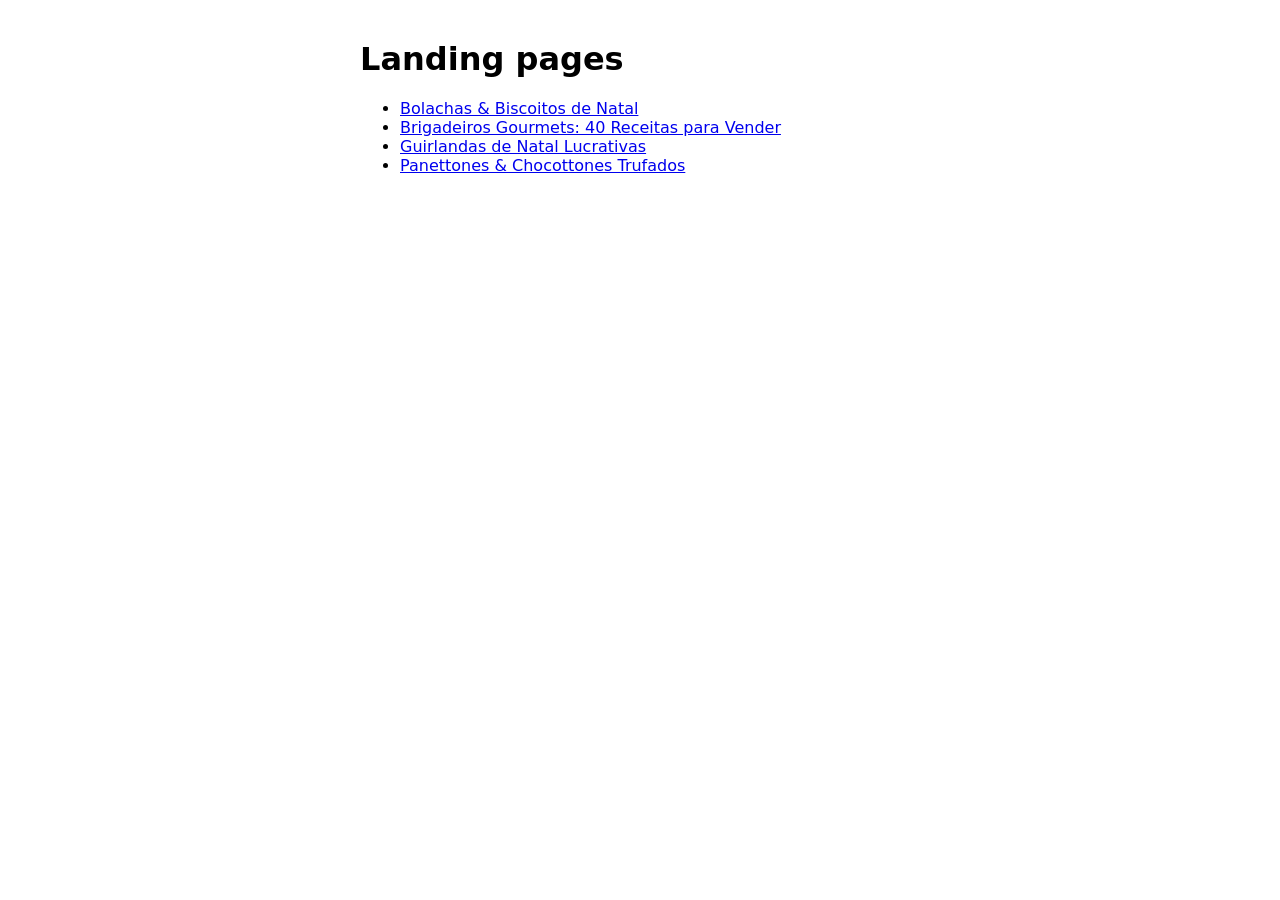
<file: index.html>
<!doctype html><meta charset="utf-8"><meta name="viewport" content="width=device-width,initial-scale=1"><meta name="robots" content="noindex"><title>Ebooks</title><div style="max-width:560px;margin:40px auto;padding:0 20px;font-family:system-ui"><h1>Landing pages</h1><ul><li><a href="bolachas-biscoitos-natal/">Bolachas &amp; Biscoitos de Natal</a></li><li><a href="brigadeiros-gourmet/">Brigadeiros Gourmets: 40 Receitas para Vender</a></li><li><a href="guirlandas-natal-lucrativas/">Guirlandas de Natal Lucrativas</a></li><li><a href="panettones-chocottones/">Panettones &amp; Chocottones Trufados</a></li></ul></div>
</file>
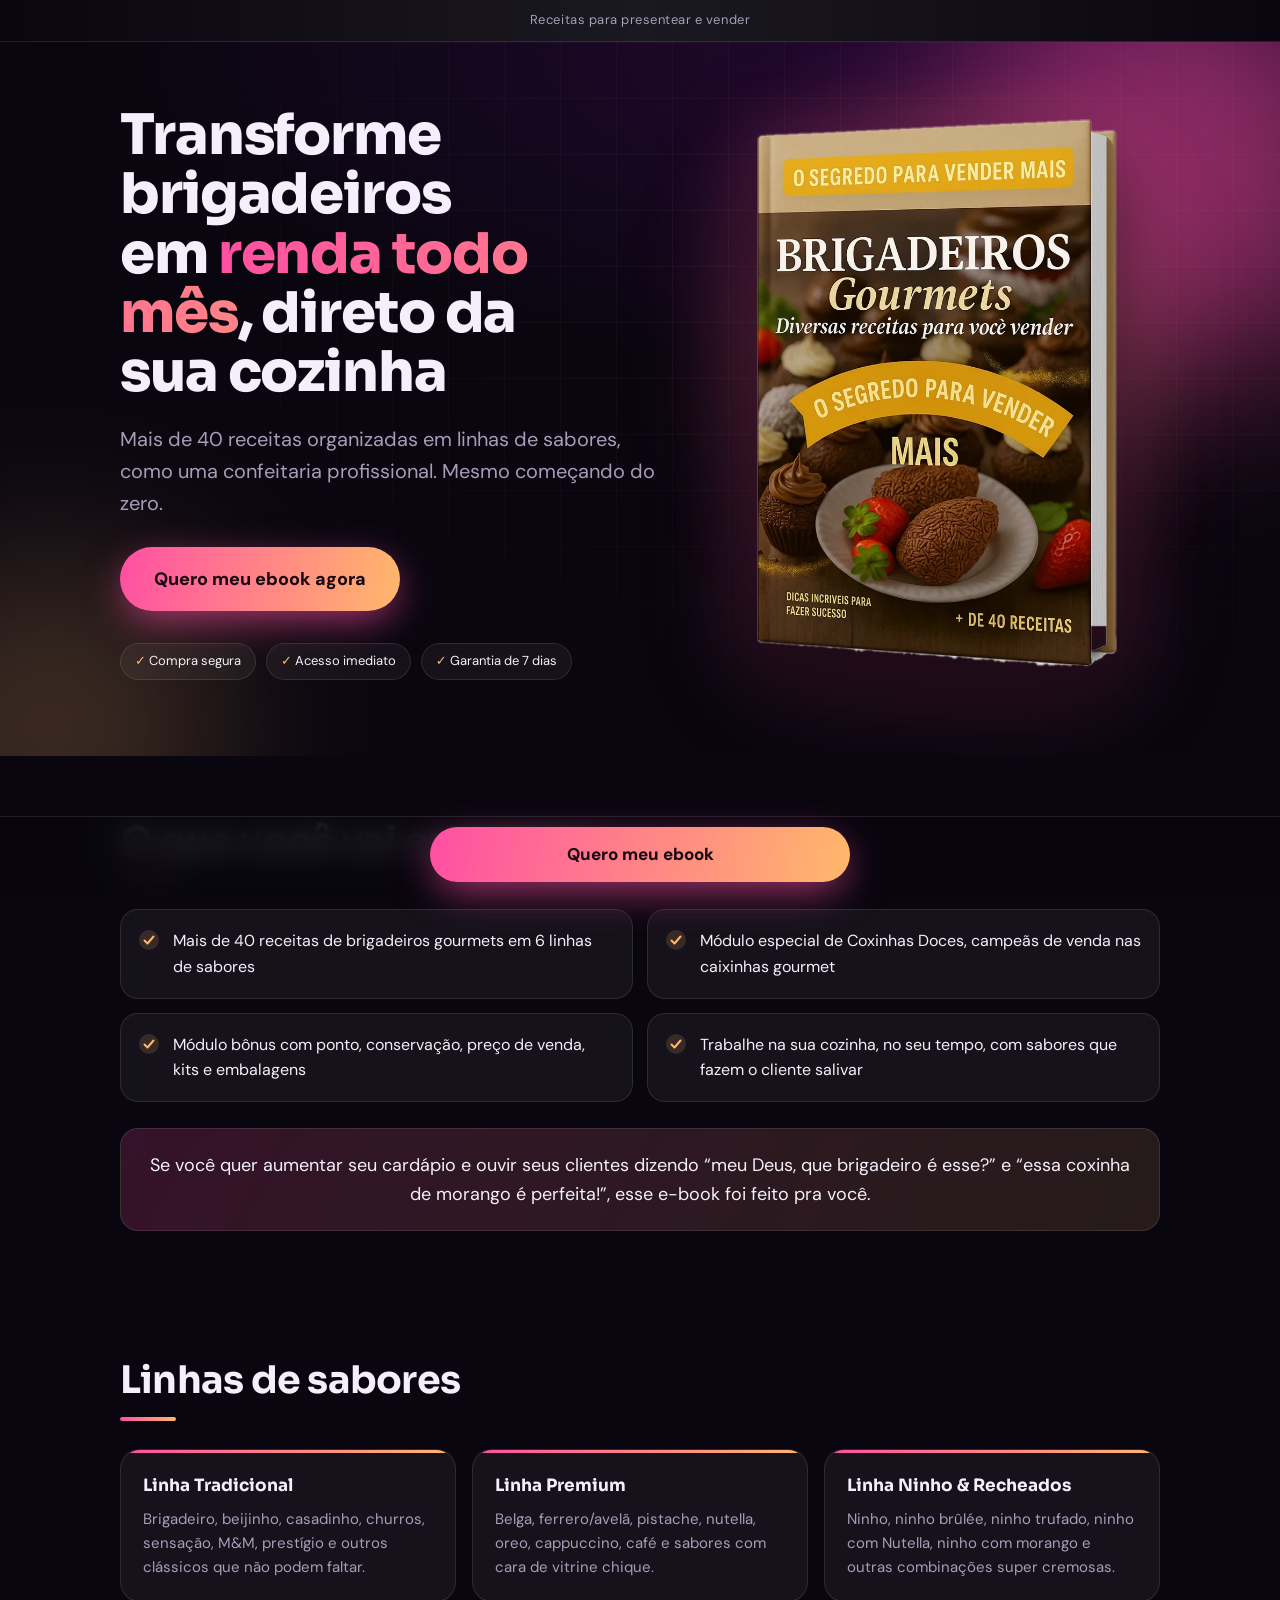
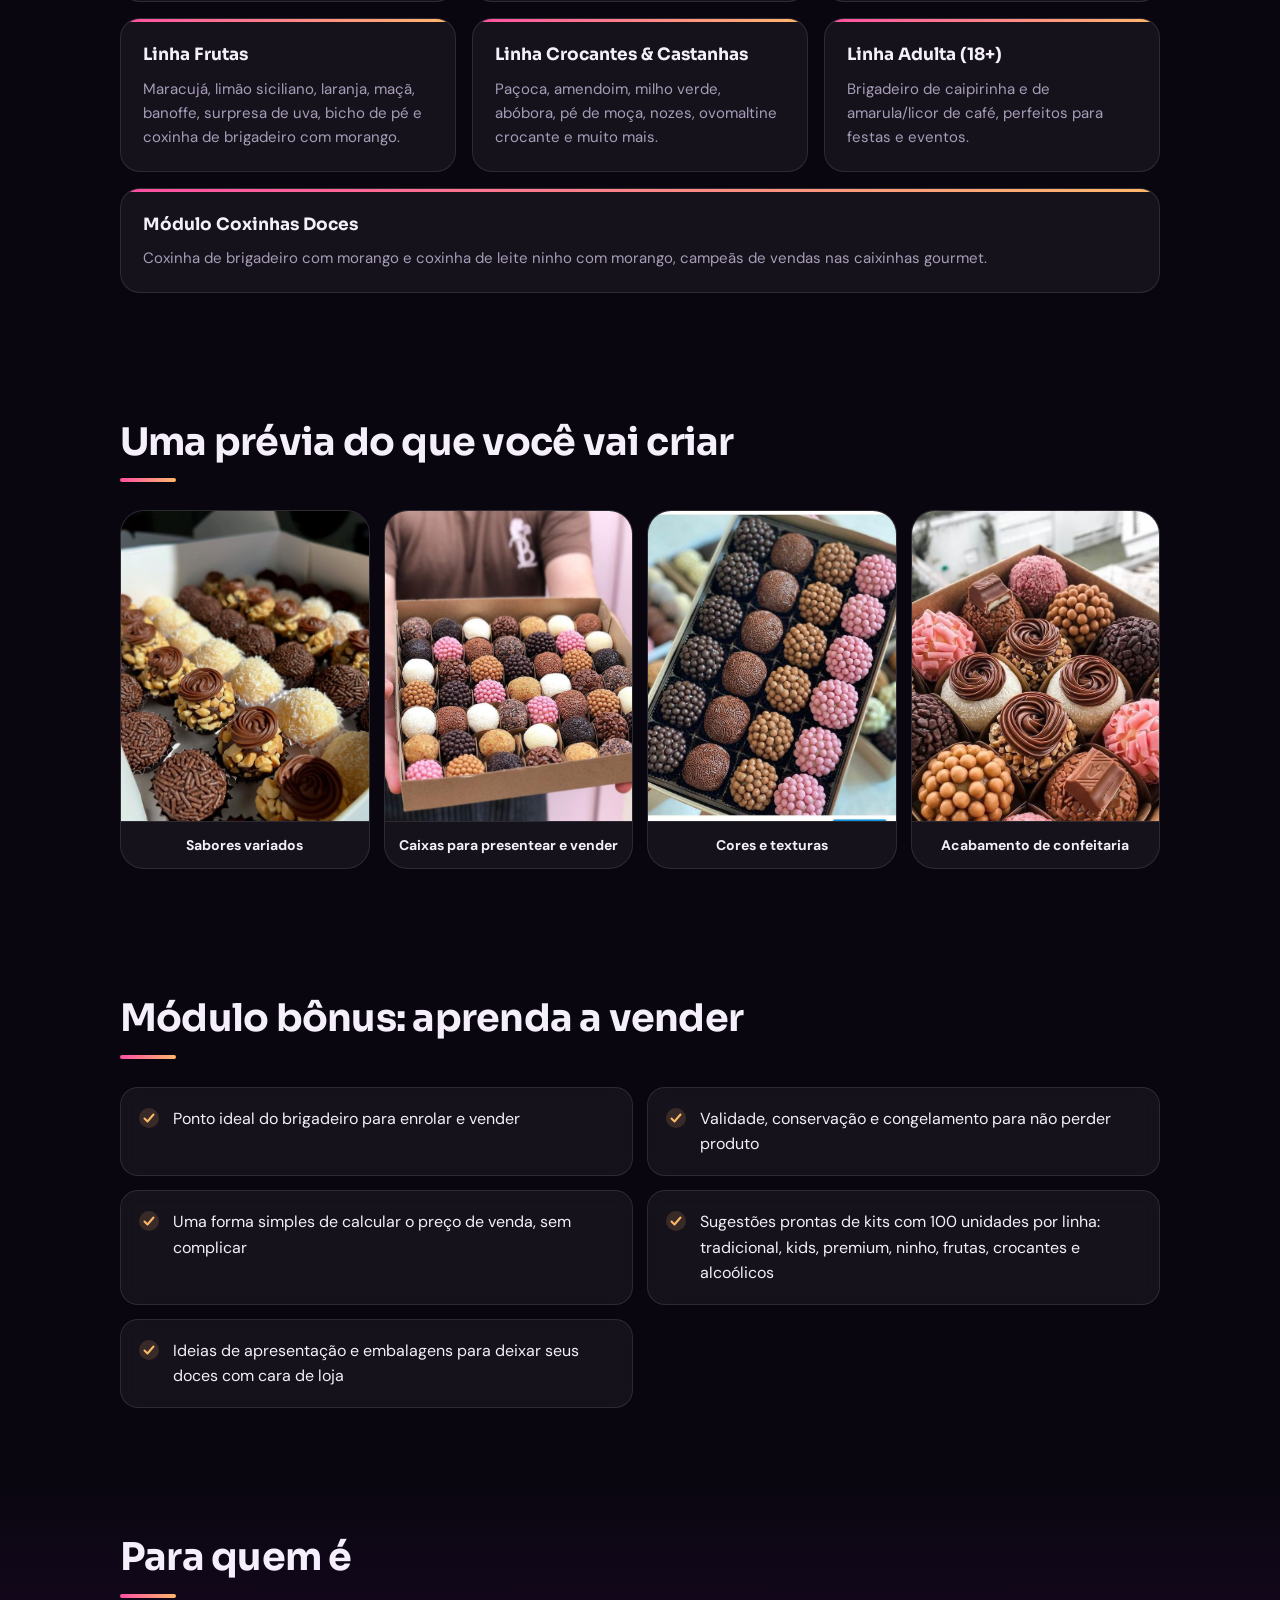
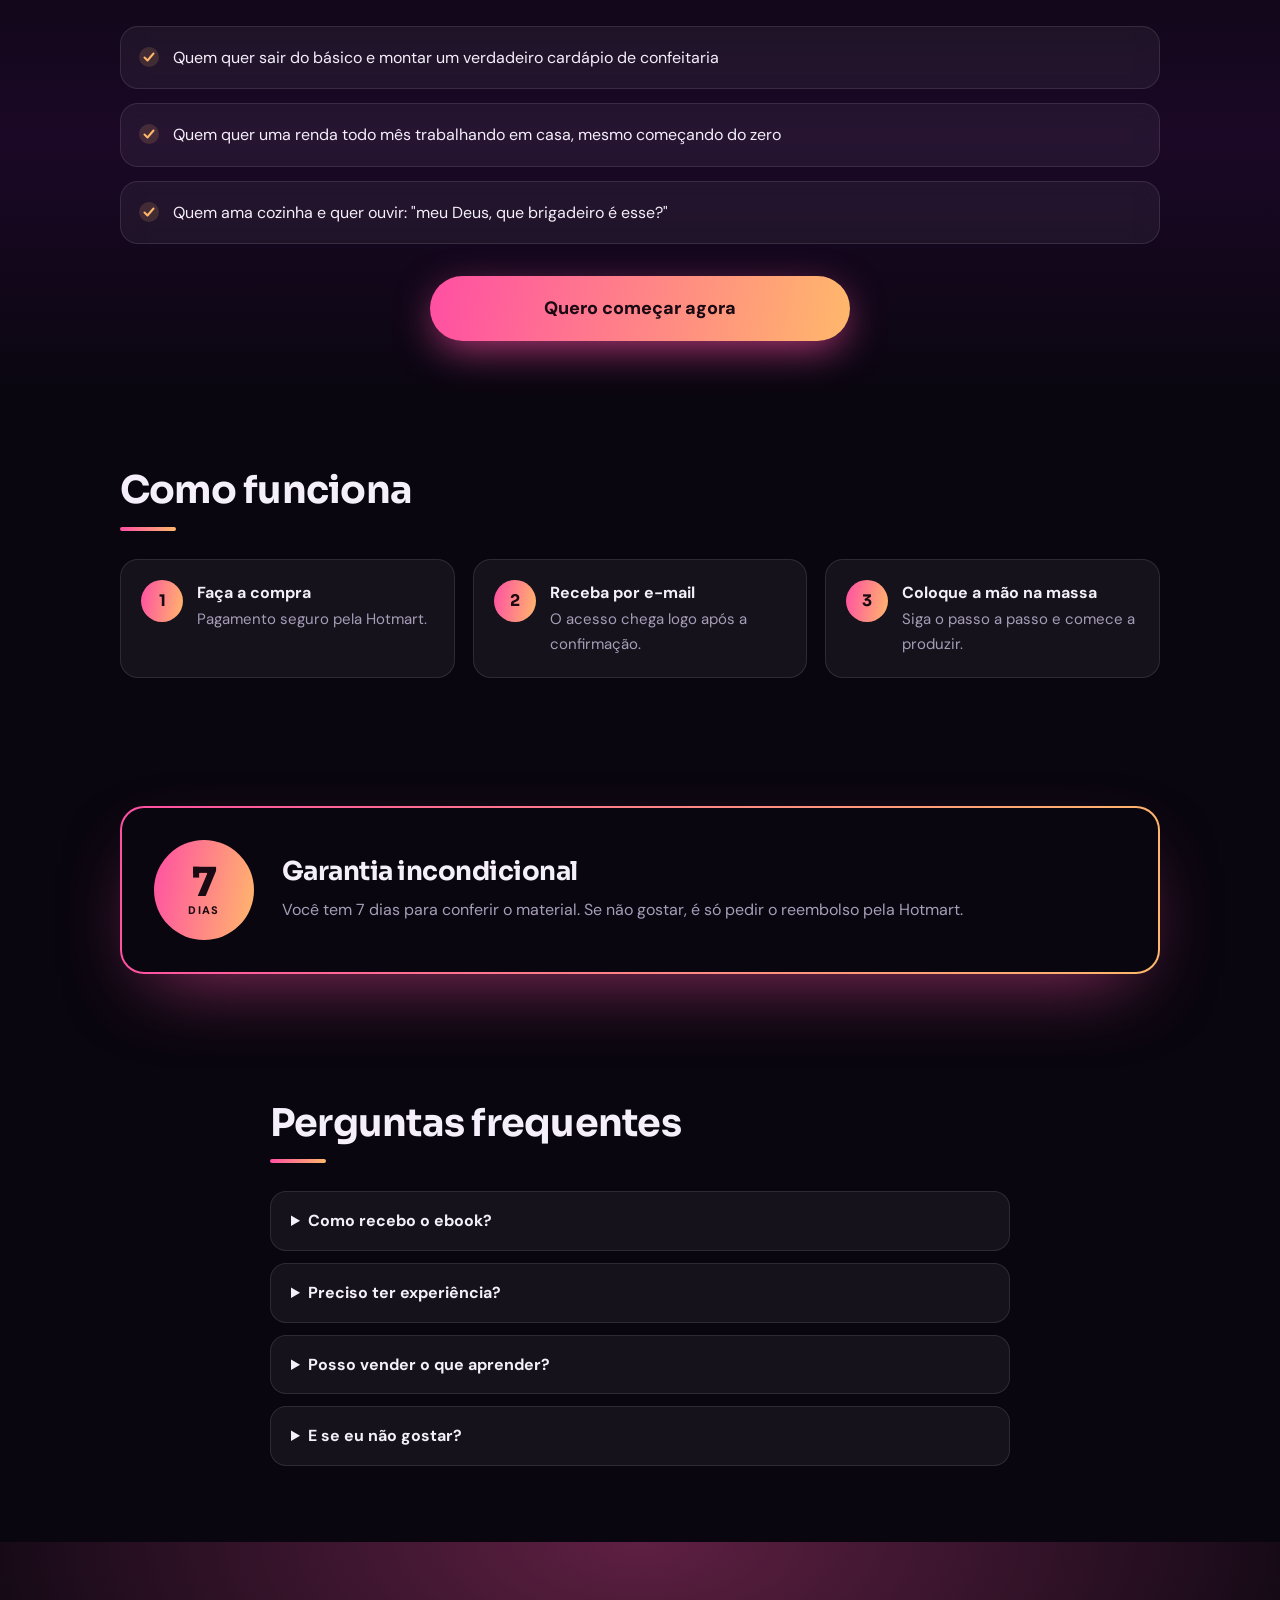
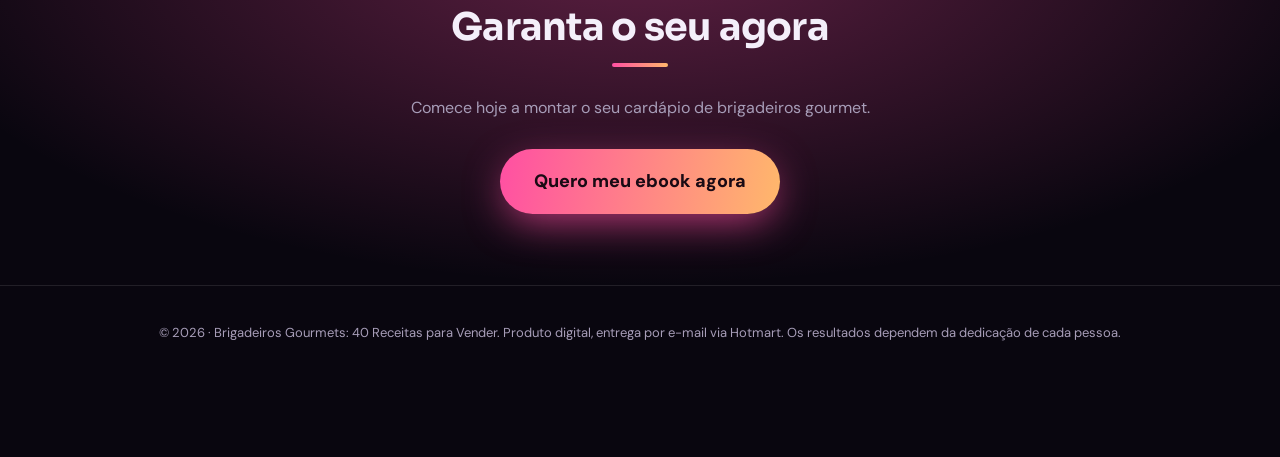
<file: brigadeiros-gourmet/index.html>
<!doctype html>
<html lang="pt-BR">
<head>
<meta charset="utf-8">
<meta name="viewport" content="width=device-width,initial-scale=1">
<title>Brigadeiros Gourmets: 40 Receitas para Vender</title>
<meta name="description" content="Mais de 40 receitas organizadas em linhas de sabores, como uma confeitaria profissional. Mesmo começando do zero.">
<meta property="og:title" content="Brigadeiros Gourmets: 40 Receitas para Vender">
<meta property="og:description" content="Mais de 40 receitas organizadas em linhas de sabores, como uma confeitaria profissional. Mesmo começando do zero.">
<link rel="preconnect" href="https://fonts.googleapis.com"><link rel="preconnect" href="https://fonts.gstatic.com" crossorigin>
<link href="https://fonts.googleapis.com/css2?family=DM+Sans:wght@400;500;700&family=Sora:wght@600;700;800&display=swap" rel="stylesheet">
<link rel="stylesheet" href="../assets/style.css">
<script>document.documentElement.className="js"</script>
<!-- Meta Pixel Code -->
<script>
!function(f,b,e,v,n,t,s){if(f.fbq)return;n=f.fbq=function(){n.callMethod?
n.callMethod.apply(n,arguments):n.queue.push(arguments)};if(!f._fbq)f._fbq=n;
n.push=n;n.loaded=!0;n.version='2.0';n.queue=[];t=b.createElement(e);t.async=!0;
t.src=v;s=b.getElementsByTagName(e)[0];s.parentNode.insertBefore(t,s)}(window,
document,'script','https://connect.facebook.net/en_US/fbevents.js');
fbq('init', '821711590755929');
fbq('track', 'PageView');
</script>
<noscript><img height="1" width="1" style="display:none" src="https://www.facebook.com/tr?id=821711590755929&ev=PageView&noscript=1"/></noscript>
<!-- End Meta Pixel Code -->
<script>window.LP={name:'Brigadeiros Gourmets: 40 Receitas para Vender',checkout:"https://pay.hotmart.com/H102991489G",value:0,currency:"BRL"};</script>
</head>
<body class="" style="--c1:#2a0a3a;--c2:#ff4fa3;--c3:#ffb86b;--bg:#09060f;--on:#1a0a14">
<div class="topbar">Receitas para presentear e vender</div>
<header class="hero"><i class="orb o1"></i><i class="orb o2"></i><div class="wrap hero-grid">
 <div class="hero-text">
  <h1>Transforme brigadeiros em <em>renda todo mês</em>, direto da sua cozinha</h1>
  <p class="sub">Mais de 40 receitas organizadas em linhas de sabores, como uma confeitaria profissional. Mesmo começando do zero.</p>
  
  <a class="cta" href="https://pay.hotmart.com/H102991489G" data-cta>Quero meu ebook agora</a>
  <ul class="trust"><li>Compra segura</li><li>Acesso imediato</li><li>Garantia de 7 dias</li></ul>
 </div>
 <div class="hero-art"><div class="cover photo"><img src="../assets/img/brigadeiros-gourmet.webp" alt="Capa do ebook Brigadeiros Gourmets: 40 Receitas para Vender"></div></div>
</div></header>
<main>
 <section class="wrap"><h2>O que você vai encontrar</h2><ul class="list grid"><li><svg viewBox="0 0 20 20" width="20" height="20" aria-hidden="true"><circle cx="10" cy="10" r="10" fill="currentColor" opacity=".15"/><path d="M5.5 10.5l3 3 6-7" fill="none" stroke="currentColor" stroke-width="2" stroke-linecap="round" stroke-linejoin="round"/></svg><span>Mais de 40 receitas de brigadeiros gourmets em 6 linhas de sabores</span></li><li><svg viewBox="0 0 20 20" width="20" height="20" aria-hidden="true"><circle cx="10" cy="10" r="10" fill="currentColor" opacity=".15"/><path d="M5.5 10.5l3 3 6-7" fill="none" stroke="currentColor" stroke-width="2" stroke-linecap="round" stroke-linejoin="round"/></svg><span>Módulo especial de Coxinhas Doces, campeãs de venda nas caixinhas gourmet</span></li><li><svg viewBox="0 0 20 20" width="20" height="20" aria-hidden="true"><circle cx="10" cy="10" r="10" fill="currentColor" opacity=".15"/><path d="M5.5 10.5l3 3 6-7" fill="none" stroke="currentColor" stroke-width="2" stroke-linecap="round" stroke-linejoin="round"/></svg><span>Módulo bônus com ponto, conservação, preço de venda, kits e embalagens</span></li><li><svg viewBox="0 0 20 20" width="20" height="20" aria-hidden="true"><circle cx="10" cy="10" r="10" fill="currentColor" opacity=".15"/><path d="M5.5 10.5l3 3 6-7" fill="none" stroke="currentColor" stroke-width="2" stroke-linecap="round" stroke-linejoin="round"/></svg><span>Trabalhe na sua cozinha, no seu tempo, com sabores que fazem o cliente salivar</span></li></ul><p class="fmt">Se você quer aumentar seu cardápio e ouvir seus clientes dizendo “meu Deus, que brigadeiro é esse?” e “essa coxinha de morango é perfeita!”, esse e-book foi feito pra você.</p></section>
 <section class="wrap"><h2>Linhas de sabores</h2><div class="lines"><div class="line"><h3>Linha Tradicional</h3><p>Brigadeiro, beijinho, casadinho, churros, sensação, M&amp;M, prestígio e outros clássicos que não podem faltar.</p></div><div class="line"><h3>Linha Premium</h3><p>Belga, ferrero/avelã, pistache, nutella, oreo, cappuccino, café e sabores com cara de vitrine chique.</p></div><div class="line"><h3>Linha Ninho &amp; Recheados</h3><p>Ninho, ninho brûlée, ninho trufado, ninho com Nutella, ninho com morango e outras combinações super cremosas.</p></div><div class="line"><h3>Linha Frutas</h3><p>Maracujá, limão siciliano, laranja, maçã, banoffe, surpresa de uva, bicho de pé e coxinha de brigadeiro com morango.</p></div><div class="line"><h3>Linha Crocantes &amp; Castanhas</h3><p>Paçoca, amendoim, milho verde, abóbora, pé de moça, nozes, ovomaltine crocante e muito mais.</p></div><div class="line"><h3>Linha Adulta (18+)</h3><p>Brigadeiro de caipirinha e de amarula/licor de café, perfeitos para festas e eventos.</p></div><div class="line"><h3>Módulo Coxinhas Doces</h3><p>Coxinha de brigadeiro com morango e coxinha de leite ninho com morango, campeãs de vendas nas caixinhas gourmet.</p></div></div></section>
 <section class="wrap"><h2>Uma prévia do que você vai criar</h2><div class="gallery n4"><figure class="tile" style="--bg-t:#f2d3c4"><div class="tile-img"><img src="../assets/img/brigadeiros-gourmet-1.jpg" alt="Sabores variados" loading="lazy"></div><figcaption>Sabores variados</figcaption></figure><figure class="tile" style="--bg-t:#e6c3cf"><div class="tile-img"><img src="../assets/img/brigadeiros-gourmet-2.jpg" alt="Caixas para presentear e vender" loading="lazy"></div><figcaption>Caixas para presentear e vender</figcaption></figure><figure class="tile" style="--bg-t:#ead9bf"><div class="tile-img"><img src="../assets/img/brigadeiros-gourmet-3.jpg" alt="Cores e texturas" loading="lazy"></div><figcaption>Cores e texturas</figcaption></figure><figure class="tile" style="--bg-t:#f0c9d6"><div class="tile-img"><img src="../assets/img/brigadeiros-gourmet-4.jpg" alt="Acabamento de confeitaria" loading="lazy"></div><figcaption>Acabamento de confeitaria</figcaption></figure></div></section>
 <section class="wrap"><h2>Módulo bônus: aprenda a vender</h2><ul class="list grid"><li><svg viewBox="0 0 20 20" width="20" height="20" aria-hidden="true"><circle cx="10" cy="10" r="10" fill="currentColor" opacity=".15"/><path d="M5.5 10.5l3 3 6-7" fill="none" stroke="currentColor" stroke-width="2" stroke-linecap="round" stroke-linejoin="round"/></svg><span>Ponto ideal do brigadeiro para enrolar e vender</span></li><li><svg viewBox="0 0 20 20" width="20" height="20" aria-hidden="true"><circle cx="10" cy="10" r="10" fill="currentColor" opacity=".15"/><path d="M5.5 10.5l3 3 6-7" fill="none" stroke="currentColor" stroke-width="2" stroke-linecap="round" stroke-linejoin="round"/></svg><span>Validade, conservação e congelamento para não perder produto</span></li><li><svg viewBox="0 0 20 20" width="20" height="20" aria-hidden="true"><circle cx="10" cy="10" r="10" fill="currentColor" opacity=".15"/><path d="M5.5 10.5l3 3 6-7" fill="none" stroke="currentColor" stroke-width="2" stroke-linecap="round" stroke-linejoin="round"/></svg><span>Uma forma simples de calcular o preço de venda, sem complicar</span></li><li><svg viewBox="0 0 20 20" width="20" height="20" aria-hidden="true"><circle cx="10" cy="10" r="10" fill="currentColor" opacity=".15"/><path d="M5.5 10.5l3 3 6-7" fill="none" stroke="currentColor" stroke-width="2" stroke-linecap="round" stroke-linejoin="round"/></svg><span>Sugestões prontas de kits com 100 unidades por linha: tradicional, kids, premium, ninho, frutas, crocantes e alcoólicos</span></li><li><svg viewBox="0 0 20 20" width="20" height="20" aria-hidden="true"><circle cx="10" cy="10" r="10" fill="currentColor" opacity=".15"/><path d="M5.5 10.5l3 3 6-7" fill="none" stroke="currentColor" stroke-width="2" stroke-linecap="round" stroke-linejoin="round"/></svg><span>Ideias de apresentação e embalagens para deixar seus doces com cara de loja</span></li></ul></section>
 <section class="band"><div class="wrap"><h2>Para quem é</h2><ul class="list"><li><svg viewBox="0 0 20 20" width="20" height="20" aria-hidden="true"><circle cx="10" cy="10" r="10" fill="currentColor" opacity=".15"/><path d="M5.5 10.5l3 3 6-7" fill="none" stroke="currentColor" stroke-width="2" stroke-linecap="round" stroke-linejoin="round"/></svg><span>Quem quer sair do básico e montar um verdadeiro cardápio de confeitaria</span></li><li><svg viewBox="0 0 20 20" width="20" height="20" aria-hidden="true"><circle cx="10" cy="10" r="10" fill="currentColor" opacity=".15"/><path d="M5.5 10.5l3 3 6-7" fill="none" stroke="currentColor" stroke-width="2" stroke-linecap="round" stroke-linejoin="round"/></svg><span>Quem quer uma renda todo mês trabalhando em casa, mesmo começando do zero</span></li><li><svg viewBox="0 0 20 20" width="20" height="20" aria-hidden="true"><circle cx="10" cy="10" r="10" fill="currentColor" opacity=".15"/><path d="M5.5 10.5l3 3 6-7" fill="none" stroke="currentColor" stroke-width="2" stroke-linecap="round" stroke-linejoin="round"/></svg><span>Quem ama cozinha e quer ouvir: &quot;meu Deus, que brigadeiro é esse?&quot;</span></li></ul>
  <a class="cta" href="https://pay.hotmart.com/H102991489G" data-cta>Quero começar agora</a></div></section>
 <section class="wrap"><h2>Como funciona</h2><ol class="steps"><li><b>1</b><div><strong>Faça a compra</strong><span>Pagamento seguro pela Hotmart.</span></div></li><li><b>2</b><div><strong>Receba por e-mail</strong><span>O acesso chega logo após a confirmação.</span></div></li><li><b>3</b><div><strong>Coloque a mão na massa</strong><span>Siga o passo a passo e comece a produzir.</span></div></li></ol></section>
 <section class="wrap"><div class="guarantee"><div class="seal">7<small>dias</small></div><div><h2>Garantia incondicional</h2>
  <p>Você tem 7 dias para conferir o material. Se não gostar, é só pedir o reembolso pela Hotmart.</p></div></div></section>
 <section class="wrap narrow"><h2>Perguntas frequentes</h2><details><summary>Como recebo o ebook?</summary><p>Logo após a confirmação do pagamento você recebe o acesso por e-mail, direto pela Hotmart.</p></details><details><summary>Preciso ter experiência?</summary><p>Não. O conteúdo é explicado passo a passo, do jeito mais simples possível.</p></details><details><summary>Posso vender o que aprender?</summary><p>Sim, o objetivo do material é ajudar você a produzir e vender.</p></details><details><summary>E se eu não gostar?</summary><p>Você tem garantia de 7 dias: se não gostar, pedimos o reembolso direto na Hotmart.</p></details></section>
 <section class="final"><div class="wrap"><h2>Garanta o seu agora</h2><p>Comece hoje a montar o seu cardápio de brigadeiros gourmet.</p>
  <a class="cta" href="https://pay.hotmart.com/H102991489G" data-cta>Quero meu ebook agora</a></div></section>
</main>
<footer><div class="wrap"><p>© <span id="y"></span> · Brigadeiros Gourmets: 40 Receitas para Vender. Produto digital, entrega por e-mail via Hotmart. Os resultados dependem da dedicação de cada pessoa.</p></div></footer>
<div class="sticky"><a class="cta" href="https://pay.hotmart.com/H102991489G" data-cta>Quero meu ebook</a></div>
<script src="../assets/main.js"></script>
</body>
</html>
</file>
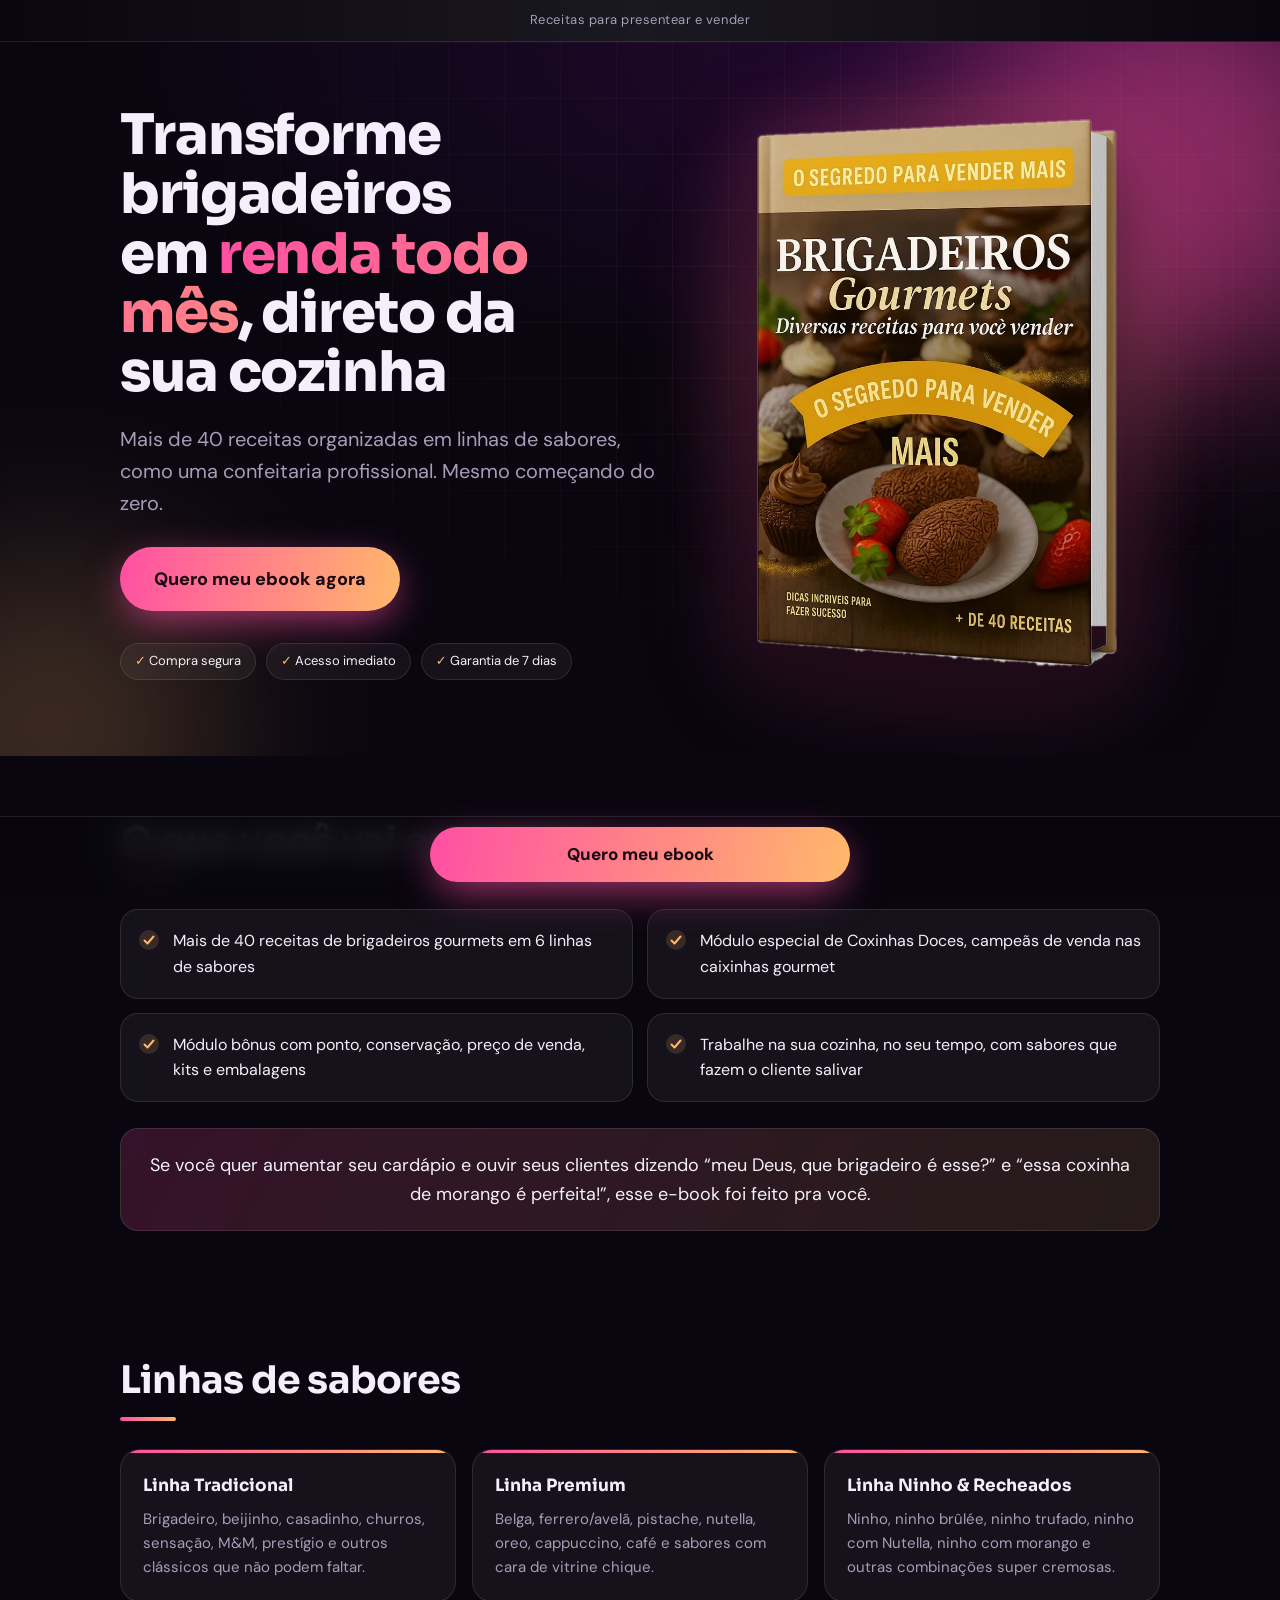
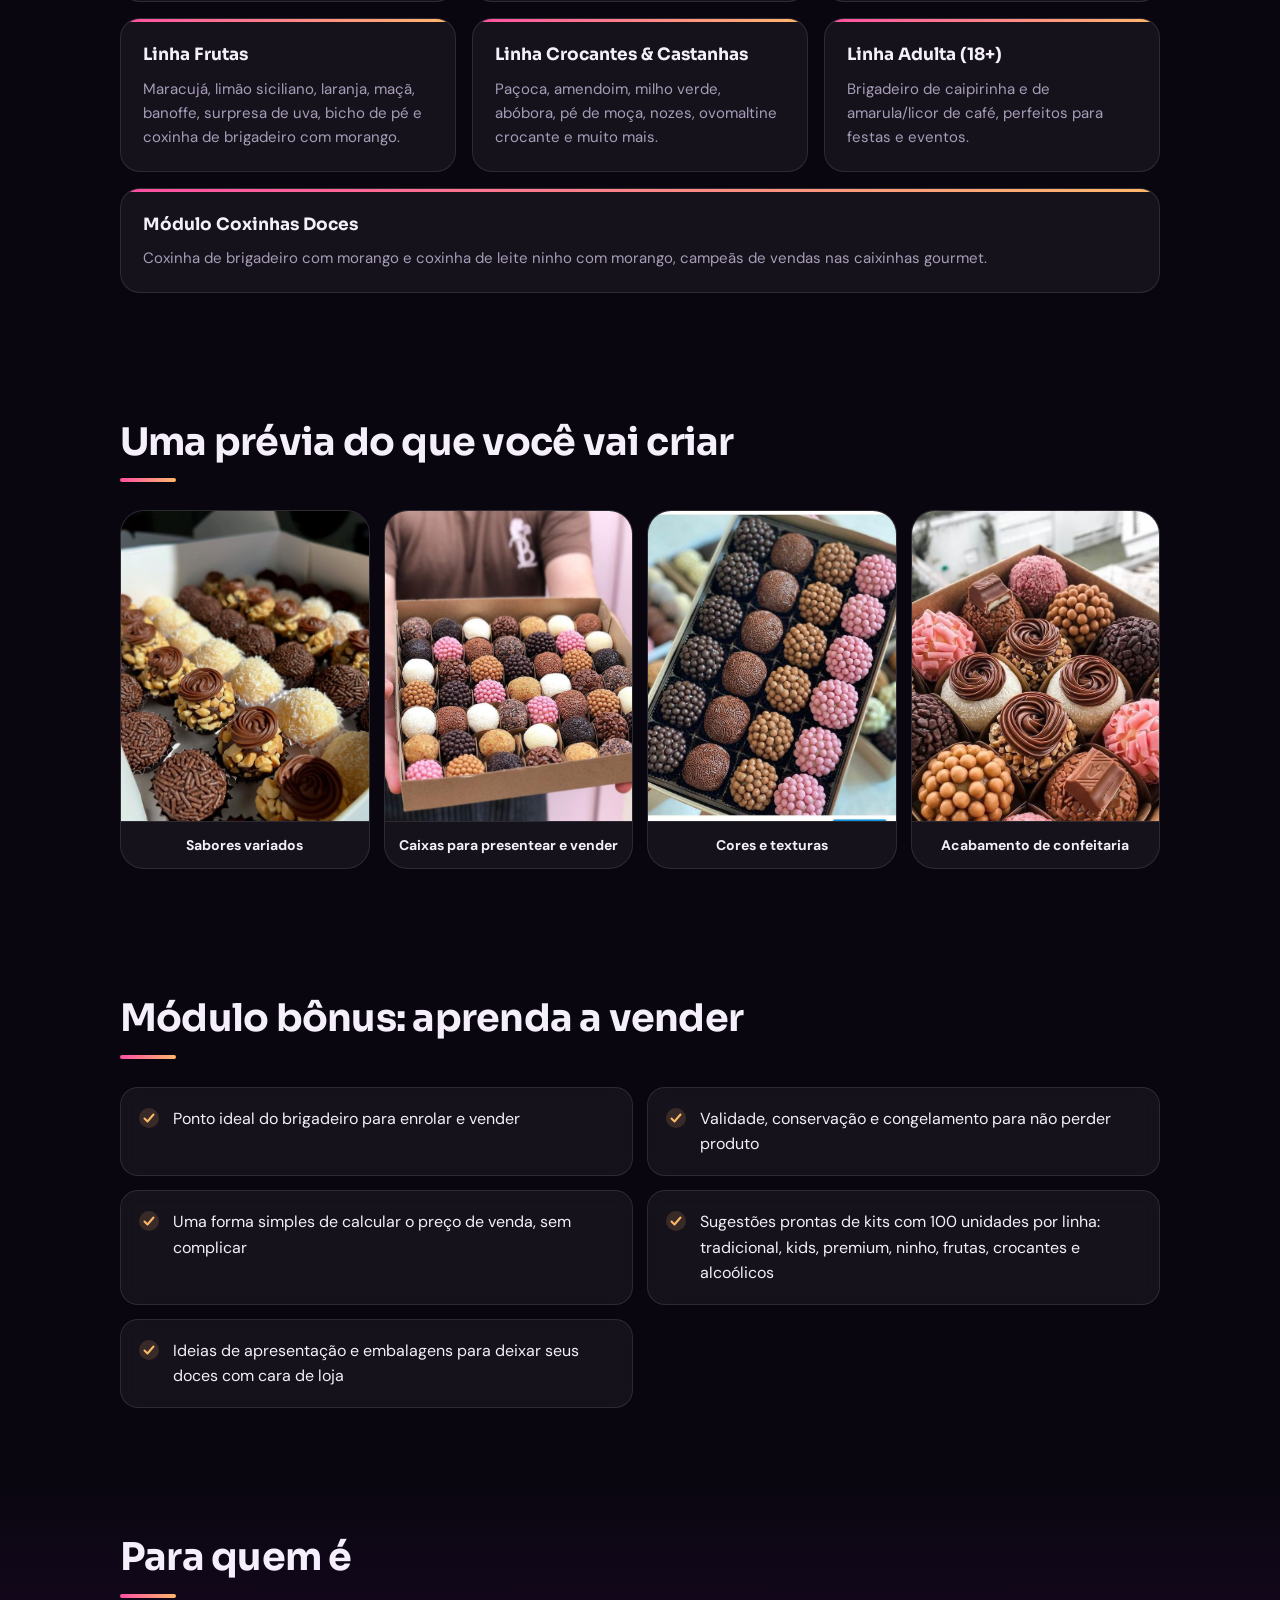
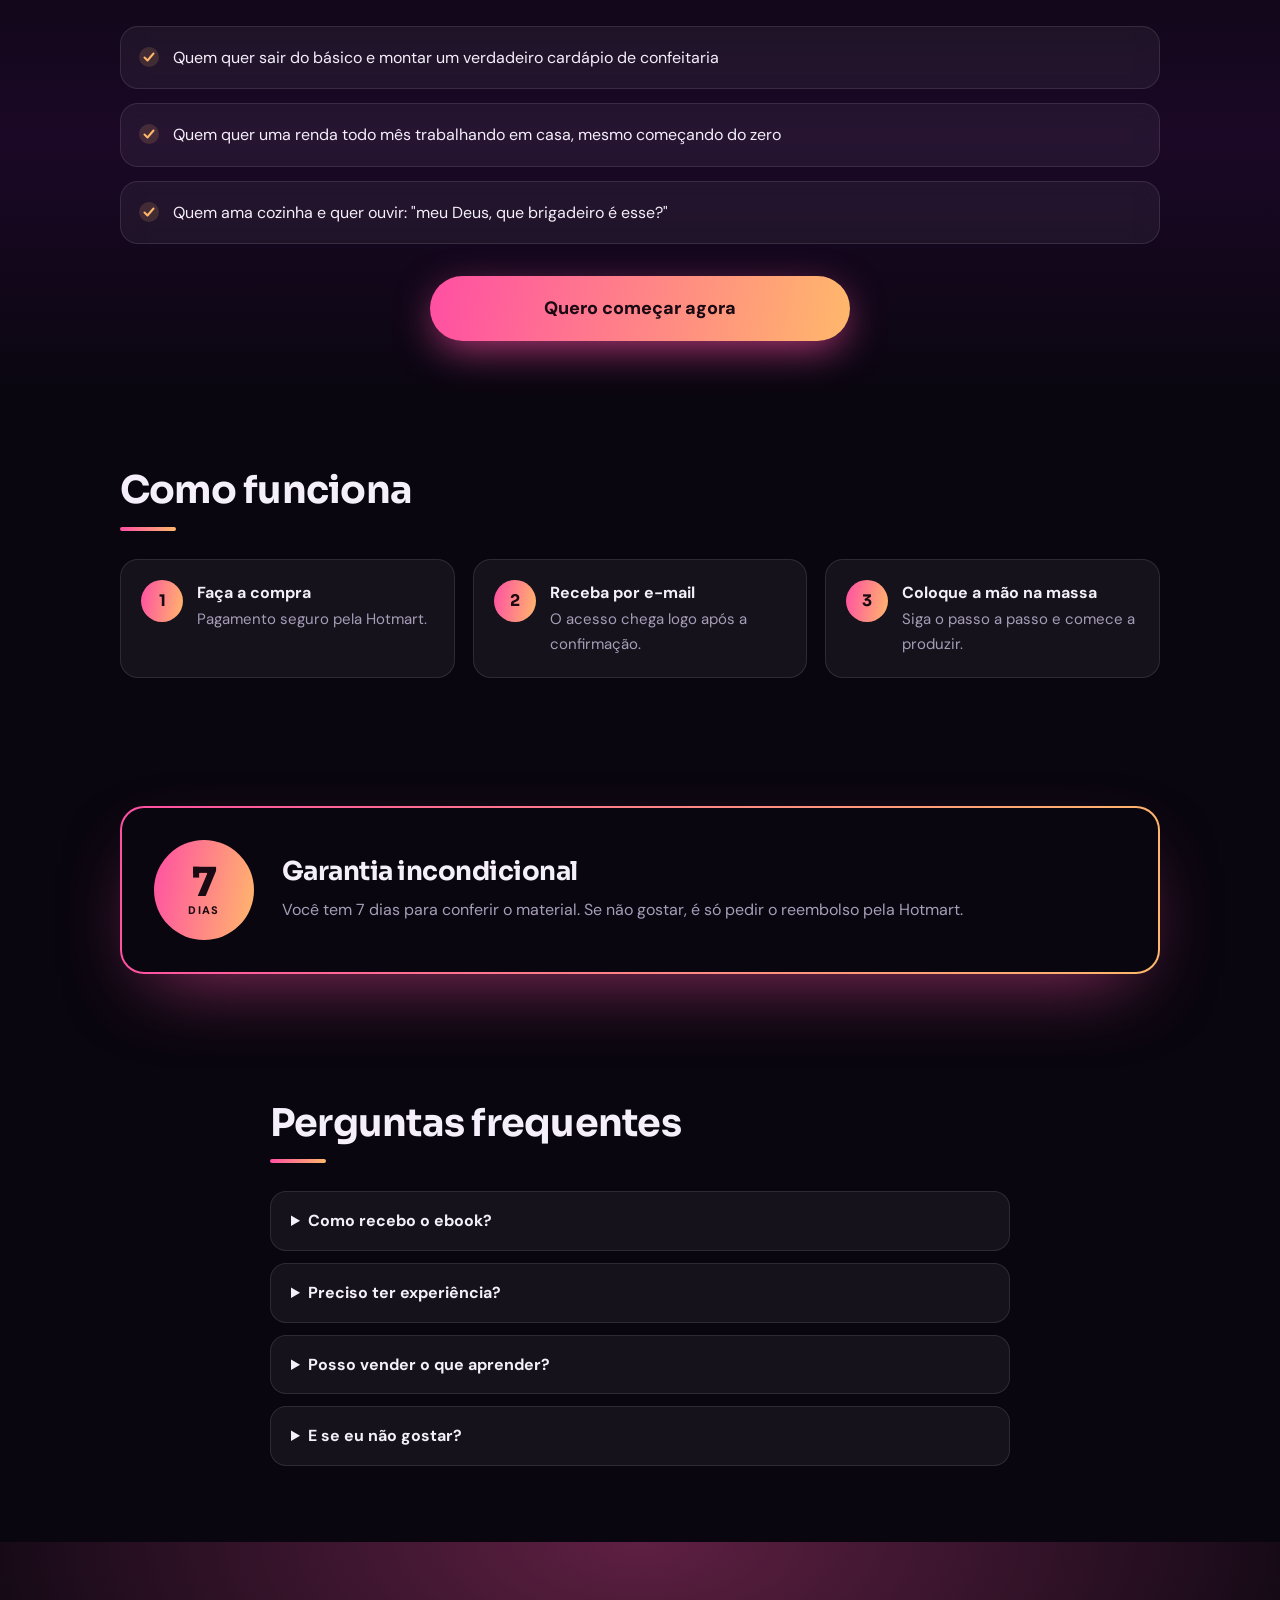
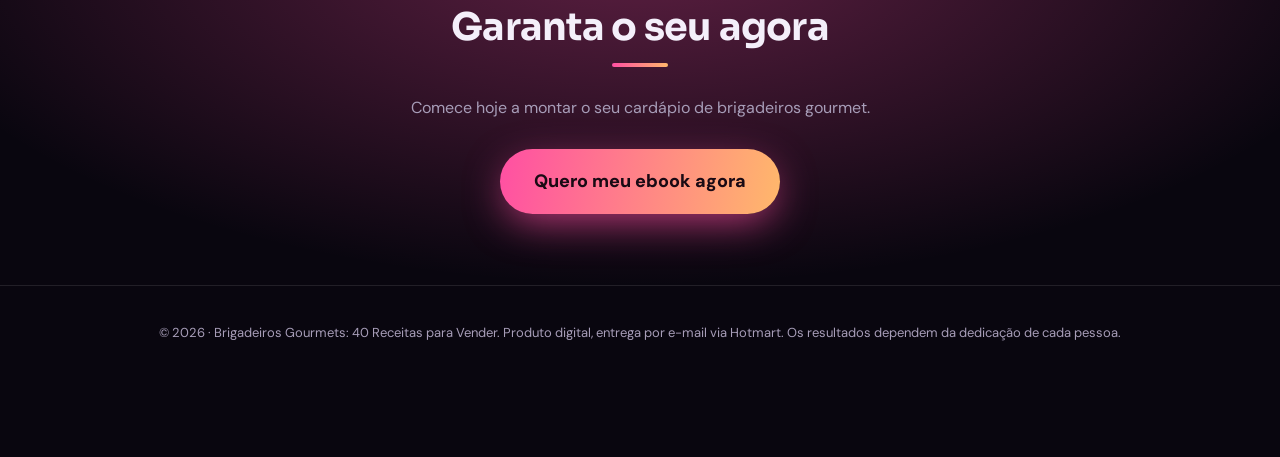
<file: docs/index.html>
<!doctype html>
<html lang="pt-BR">
<head>
<meta charset="utf-8">
<meta name="viewport" content="width=device-width,initial-scale=1">
<title>Brigadeiros Gourmets: 40 Receitas para Vender</title>
<meta name="description" content="Mais de 40 receitas organizadas em linhas de sabores, como uma confeitaria profissional. Mesmo começando do zero.">
<meta property="og:title" content="Brigadeiros Gourmets: 40 Receitas para Vender">
<meta property="og:description" content="Mais de 40 receitas organizadas em linhas de sabores, como uma confeitaria profissional. Mesmo começando do zero.">
<link rel="preconnect" href="https://fonts.googleapis.com"><link rel="preconnect" href="https://fonts.gstatic.com" crossorigin>
<link href="https://fonts.googleapis.com/css2?family=DM+Sans:wght@400;500;700&family=Sora:wght@600;700;800&display=swap" rel="stylesheet">
<link rel="stylesheet" href="assets/style.css">
<script>document.documentElement.className="js"</script>
<!-- Meta Pixel Code -->
<script>
!function(f,b,e,v,n,t,s){if(f.fbq)return;n=f.fbq=function(){n.callMethod?
n.callMethod.apply(n,arguments):n.queue.push(arguments)};if(!f._fbq)f._fbq=n;
n.push=n;n.loaded=!0;n.version='2.0';n.queue=[];t=b.createElement(e);t.async=!0;
t.src=v;s=b.getElementsByTagName(e)[0];s.parentNode.insertBefore(t,s)}(window,
document,'script','https://connect.facebook.net/en_US/fbevents.js');
fbq('init', '821711590755929');
fbq('track', 'PageView');
</script>
<noscript><img height="1" width="1" style="display:none" src="https://www.facebook.com/tr?id=821711590755929&ev=PageView&noscript=1"/></noscript>
<!-- End Meta Pixel Code -->
<script>window.LP={name:'Brigadeiros Gourmets: 40 Receitas para Vender',checkout:"https://pay.hotmart.com/H102991489G",value:0,currency:"BRL"};</script>
</head>
<body class="" style="--c1:#2a0a3a;--c2:#ff4fa3;--c3:#ffb86b;--bg:#09060f;--on:#1a0a14">
<div class="topbar">Receitas para presentear e vender</div>
<header class="hero"><i class="orb o1"></i><i class="orb o2"></i><div class="wrap hero-grid">
 <div class="hero-text">
  <h1>Transforme brigadeiros em <em>renda todo mês</em>, direto da sua cozinha</h1>
  <p class="sub">Mais de 40 receitas organizadas em linhas de sabores, como uma confeitaria profissional. Mesmo começando do zero.</p>
  
  <a class="cta" href="https://pay.hotmart.com/H102991489G" data-cta>Quero meu ebook agora</a>
  <ul class="trust"><li>Compra segura</li><li>Acesso imediato</li><li>Garantia de 7 dias</li></ul>
 </div>
 <div class="hero-art"><div class="cover photo"><img src="assets/img/brigadeiros-gourmet.webp" alt="Capa do ebook Brigadeiros Gourmets: 40 Receitas para Vender"></div></div>
</div></header>
<main>
 <section class="wrap"><h2>O que você vai encontrar</h2><ul class="list grid"><li><svg viewBox="0 0 20 20" width="20" height="20" aria-hidden="true"><circle cx="10" cy="10" r="10" fill="currentColor" opacity=".15"/><path d="M5.5 10.5l3 3 6-7" fill="none" stroke="currentColor" stroke-width="2" stroke-linecap="round" stroke-linejoin="round"/></svg><span>Mais de 40 receitas de brigadeiros gourmets em 6 linhas de sabores</span></li><li><svg viewBox="0 0 20 20" width="20" height="20" aria-hidden="true"><circle cx="10" cy="10" r="10" fill="currentColor" opacity=".15"/><path d="M5.5 10.5l3 3 6-7" fill="none" stroke="currentColor" stroke-width="2" stroke-linecap="round" stroke-linejoin="round"/></svg><span>Módulo especial de Coxinhas Doces, campeãs de venda nas caixinhas gourmet</span></li><li><svg viewBox="0 0 20 20" width="20" height="20" aria-hidden="true"><circle cx="10" cy="10" r="10" fill="currentColor" opacity=".15"/><path d="M5.5 10.5l3 3 6-7" fill="none" stroke="currentColor" stroke-width="2" stroke-linecap="round" stroke-linejoin="round"/></svg><span>Módulo bônus com ponto, conservação, preço de venda, kits e embalagens</span></li><li><svg viewBox="0 0 20 20" width="20" height="20" aria-hidden="true"><circle cx="10" cy="10" r="10" fill="currentColor" opacity=".15"/><path d="M5.5 10.5l3 3 6-7" fill="none" stroke="currentColor" stroke-width="2" stroke-linecap="round" stroke-linejoin="round"/></svg><span>Trabalhe na sua cozinha, no seu tempo, com sabores que fazem o cliente salivar</span></li></ul><p class="fmt">Se você quer aumentar seu cardápio e ouvir seus clientes dizendo “meu Deus, que brigadeiro é esse?” e “essa coxinha de morango é perfeita!”, esse e-book foi feito pra você.</p></section>
 <section class="wrap"><h2>Linhas de sabores</h2><div class="lines"><div class="line"><h3>Linha Tradicional</h3><p>Brigadeiro, beijinho, casadinho, churros, sensação, M&amp;M, prestígio e outros clássicos que não podem faltar.</p></div><div class="line"><h3>Linha Premium</h3><p>Belga, ferrero/avelã, pistache, nutella, oreo, cappuccino, café e sabores com cara de vitrine chique.</p></div><div class="line"><h3>Linha Ninho &amp; Recheados</h3><p>Ninho, ninho brûlée, ninho trufado, ninho com Nutella, ninho com morango e outras combinações super cremosas.</p></div><div class="line"><h3>Linha Frutas</h3><p>Maracujá, limão siciliano, laranja, maçã, banoffe, surpresa de uva, bicho de pé e coxinha de brigadeiro com morango.</p></div><div class="line"><h3>Linha Crocantes &amp; Castanhas</h3><p>Paçoca, amendoim, milho verde, abóbora, pé de moça, nozes, ovomaltine crocante e muito mais.</p></div><div class="line"><h3>Linha Adulta (18+)</h3><p>Brigadeiro de caipirinha e de amarula/licor de café, perfeitos para festas e eventos.</p></div><div class="line"><h3>Módulo Coxinhas Doces</h3><p>Coxinha de brigadeiro com morango e coxinha de leite ninho com morango, campeãs de vendas nas caixinhas gourmet.</p></div></div></section>
 <section class="wrap"><h2>Uma prévia do que você vai criar</h2><div class="gallery n4"><figure class="tile" style="--bg-t:#f2d3c4"><div class="tile-img"><img src="assets/img/brigadeiros-gourmet-1.jpg" alt="Sabores variados" loading="lazy"></div><figcaption>Sabores variados</figcaption></figure><figure class="tile" style="--bg-t:#e6c3cf"><div class="tile-img"><img src="assets/img/brigadeiros-gourmet-2.jpg" alt="Caixas para presentear e vender" loading="lazy"></div><figcaption>Caixas para presentear e vender</figcaption></figure><figure class="tile" style="--bg-t:#ead9bf"><div class="tile-img"><img src="assets/img/brigadeiros-gourmet-3.jpg" alt="Cores e texturas" loading="lazy"></div><figcaption>Cores e texturas</figcaption></figure><figure class="tile" style="--bg-t:#f0c9d6"><div class="tile-img"><img src="assets/img/brigadeiros-gourmet-4.jpg" alt="Acabamento de confeitaria" loading="lazy"></div><figcaption>Acabamento de confeitaria</figcaption></figure></div></section>
 <section class="wrap"><h2>Módulo bônus: aprenda a vender</h2><ul class="list grid"><li><svg viewBox="0 0 20 20" width="20" height="20" aria-hidden="true"><circle cx="10" cy="10" r="10" fill="currentColor" opacity=".15"/><path d="M5.5 10.5l3 3 6-7" fill="none" stroke="currentColor" stroke-width="2" stroke-linecap="round" stroke-linejoin="round"/></svg><span>Ponto ideal do brigadeiro para enrolar e vender</span></li><li><svg viewBox="0 0 20 20" width="20" height="20" aria-hidden="true"><circle cx="10" cy="10" r="10" fill="currentColor" opacity=".15"/><path d="M5.5 10.5l3 3 6-7" fill="none" stroke="currentColor" stroke-width="2" stroke-linecap="round" stroke-linejoin="round"/></svg><span>Validade, conservação e congelamento para não perder produto</span></li><li><svg viewBox="0 0 20 20" width="20" height="20" aria-hidden="true"><circle cx="10" cy="10" r="10" fill="currentColor" opacity=".15"/><path d="M5.5 10.5l3 3 6-7" fill="none" stroke="currentColor" stroke-width="2" stroke-linecap="round" stroke-linejoin="round"/></svg><span>Uma forma simples de calcular o preço de venda, sem complicar</span></li><li><svg viewBox="0 0 20 20" width="20" height="20" aria-hidden="true"><circle cx="10" cy="10" r="10" fill="currentColor" opacity=".15"/><path d="M5.5 10.5l3 3 6-7" fill="none" stroke="currentColor" stroke-width="2" stroke-linecap="round" stroke-linejoin="round"/></svg><span>Sugestões prontas de kits com 100 unidades por linha: tradicional, kids, premium, ninho, frutas, crocantes e alcoólicos</span></li><li><svg viewBox="0 0 20 20" width="20" height="20" aria-hidden="true"><circle cx="10" cy="10" r="10" fill="currentColor" opacity=".15"/><path d="M5.5 10.5l3 3 6-7" fill="none" stroke="currentColor" stroke-width="2" stroke-linecap="round" stroke-linejoin="round"/></svg><span>Ideias de apresentação e embalagens para deixar seus doces com cara de loja</span></li></ul></section>
 <section class="band"><div class="wrap"><h2>Para quem é</h2><ul class="list"><li><svg viewBox="0 0 20 20" width="20" height="20" aria-hidden="true"><circle cx="10" cy="10" r="10" fill="currentColor" opacity=".15"/><path d="M5.5 10.5l3 3 6-7" fill="none" stroke="currentColor" stroke-width="2" stroke-linecap="round" stroke-linejoin="round"/></svg><span>Quem quer sair do básico e montar um verdadeiro cardápio de confeitaria</span></li><li><svg viewBox="0 0 20 20" width="20" height="20" aria-hidden="true"><circle cx="10" cy="10" r="10" fill="currentColor" opacity=".15"/><path d="M5.5 10.5l3 3 6-7" fill="none" stroke="currentColor" stroke-width="2" stroke-linecap="round" stroke-linejoin="round"/></svg><span>Quem quer uma renda todo mês trabalhando em casa, mesmo começando do zero</span></li><li><svg viewBox="0 0 20 20" width="20" height="20" aria-hidden="true"><circle cx="10" cy="10" r="10" fill="currentColor" opacity=".15"/><path d="M5.5 10.5l3 3 6-7" fill="none" stroke="currentColor" stroke-width="2" stroke-linecap="round" stroke-linejoin="round"/></svg><span>Quem ama cozinha e quer ouvir: &quot;meu Deus, que brigadeiro é esse?&quot;</span></li></ul>
  <a class="cta" href="https://pay.hotmart.com/H102991489G" data-cta>Quero começar agora</a></div></section>
 <section class="wrap"><h2>Como funciona</h2><ol class="steps"><li><b>1</b><div><strong>Faça a compra</strong><span>Pagamento seguro pela Hotmart.</span></div></li><li><b>2</b><div><strong>Receba por e-mail</strong><span>O acesso chega logo após a confirmação.</span></div></li><li><b>3</b><div><strong>Coloque a mão na massa</strong><span>Siga o passo a passo e comece a produzir.</span></div></li></ol></section>
 <section class="wrap"><div class="guarantee"><div class="seal">7<small>dias</small></div><div><h2>Garantia incondicional</h2>
  <p>Você tem 7 dias para conferir o material. Se não gostar, é só pedir o reembolso pela Hotmart.</p></div></div></section>
 <section class="wrap narrow"><h2>Perguntas frequentes</h2><details><summary>Como recebo o ebook?</summary><p>Logo após a confirmação do pagamento você recebe o acesso por e-mail, direto pela Hotmart.</p></details><details><summary>Preciso ter experiência?</summary><p>Não. O conteúdo é explicado passo a passo, do jeito mais simples possível.</p></details><details><summary>Posso vender o que aprender?</summary><p>Sim, o objetivo do material é ajudar você a produzir e vender.</p></details><details><summary>E se eu não gostar?</summary><p>Você tem garantia de 7 dias: se não gostar, pedimos o reembolso direto na Hotmart.</p></details></section>
 <section class="final"><div class="wrap"><h2>Garanta o seu agora</h2><p>Comece hoje a montar o seu cardápio de brigadeiros gourmet.</p>
  <a class="cta" href="https://pay.hotmart.com/H102991489G" data-cta>Quero meu ebook agora</a></div></section>
</main>
<footer><div class="wrap"><p>© <span id="y"></span> · Brigadeiros Gourmets: 40 Receitas para Vender. Produto digital, entrega por e-mail via Hotmart. Os resultados dependem da dedicação de cada pessoa.</p></div></footer>
<div class="sticky"><a class="cta" href="https://pay.hotmart.com/H102991489G" data-cta>Quero meu ebook</a></div>
<script src="assets/main.js"></script>
</body>
</html>
</file>
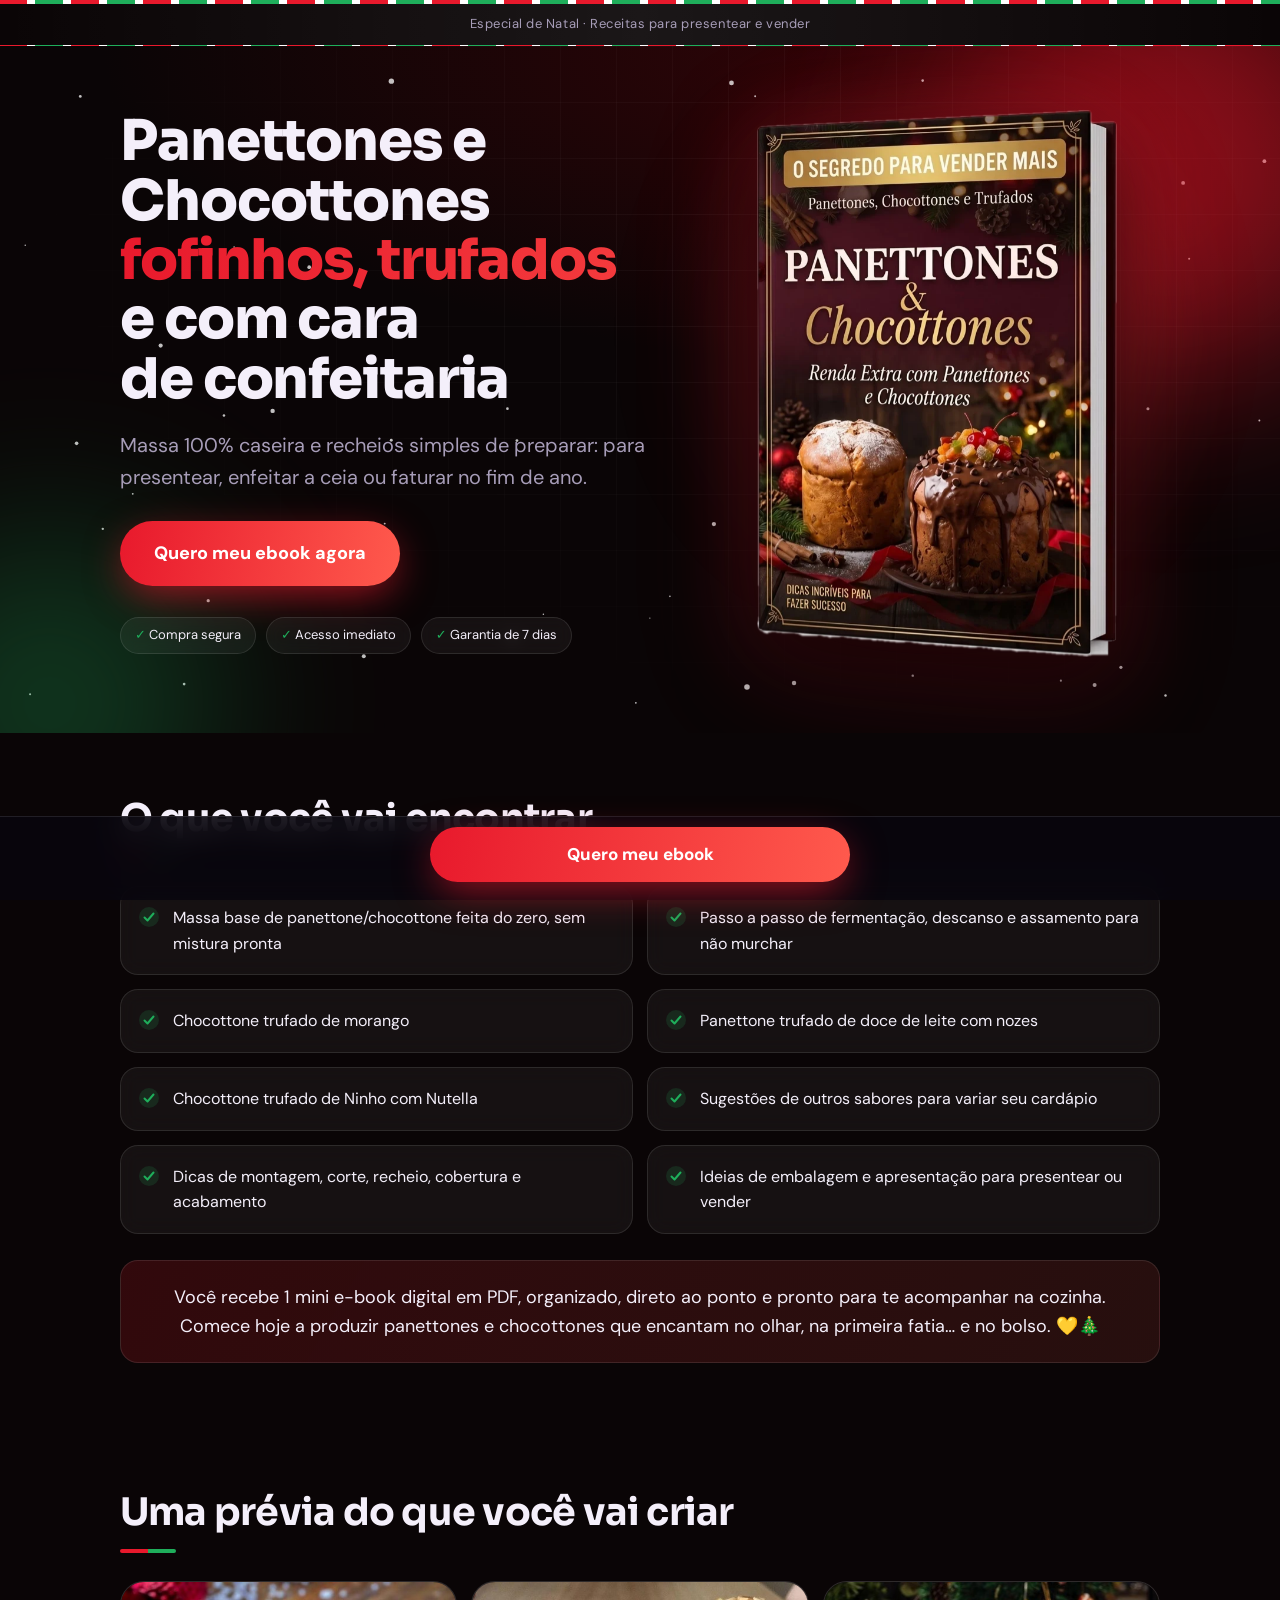
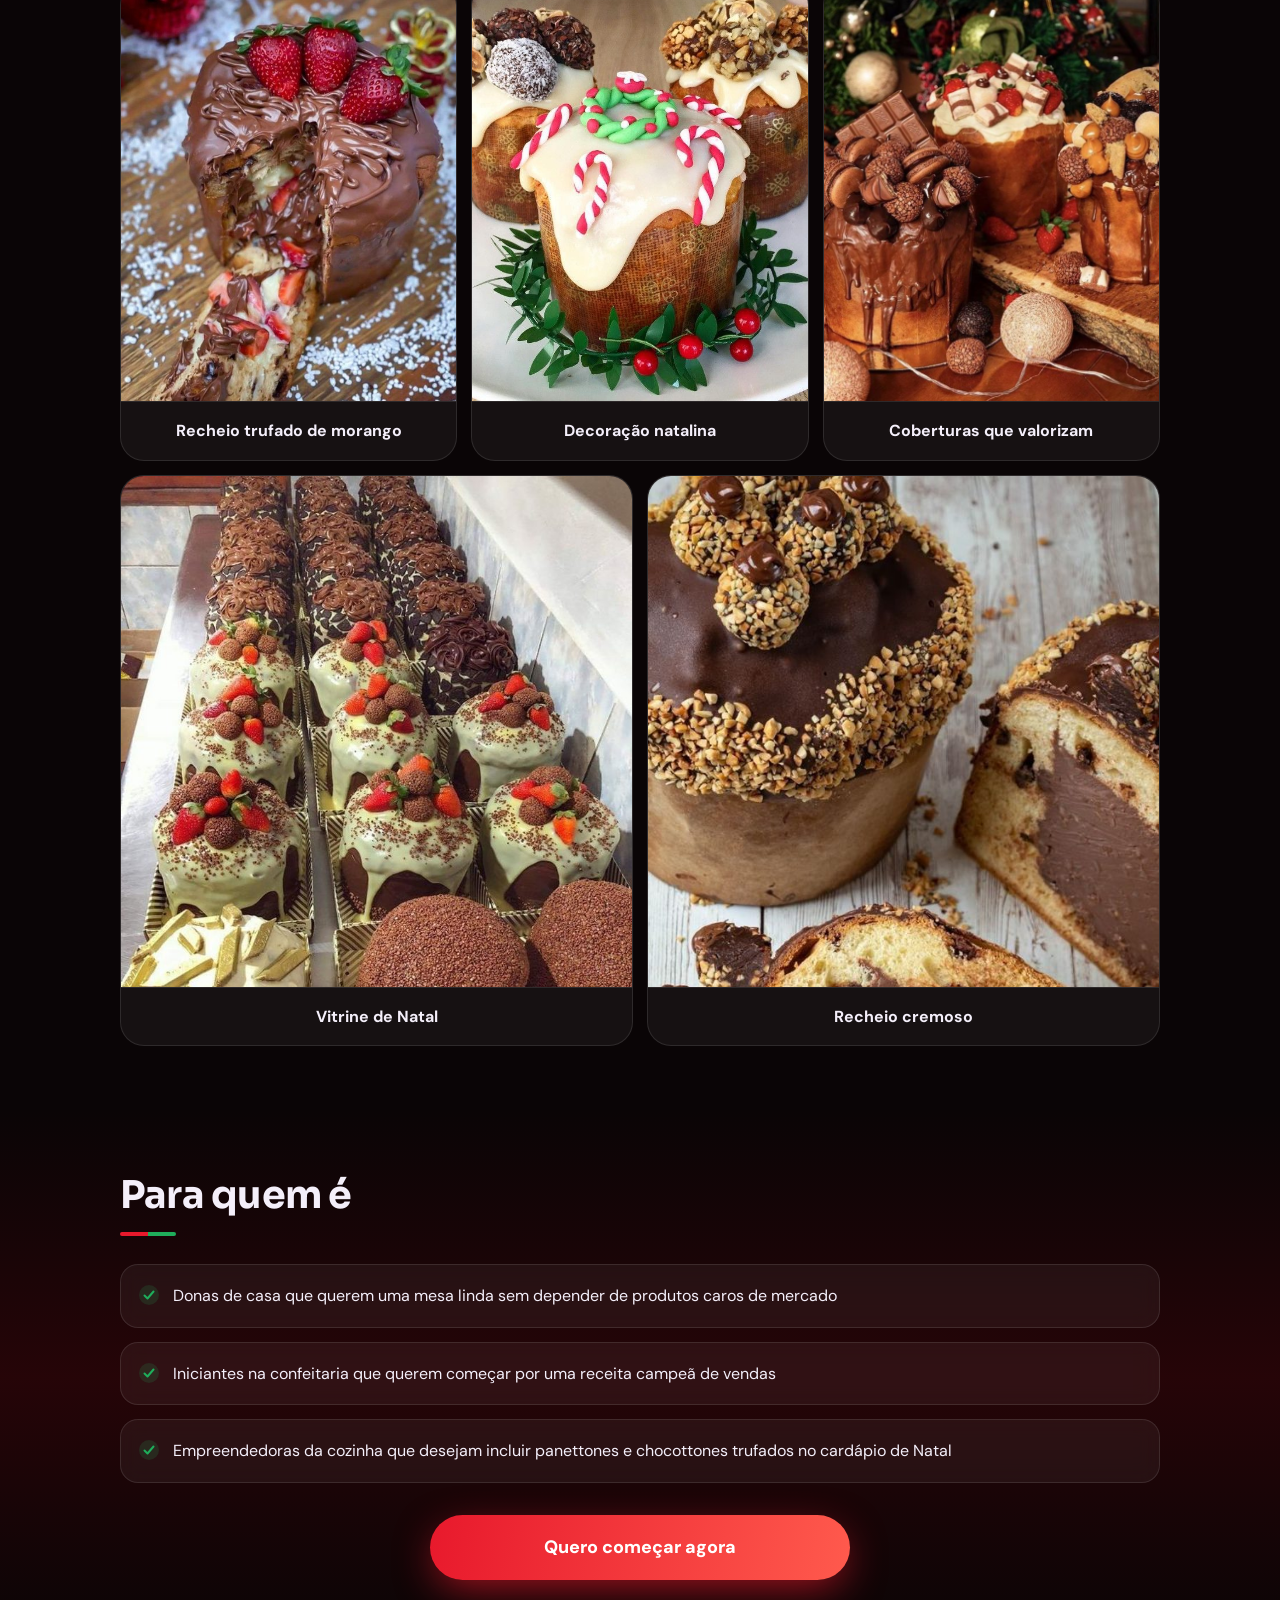
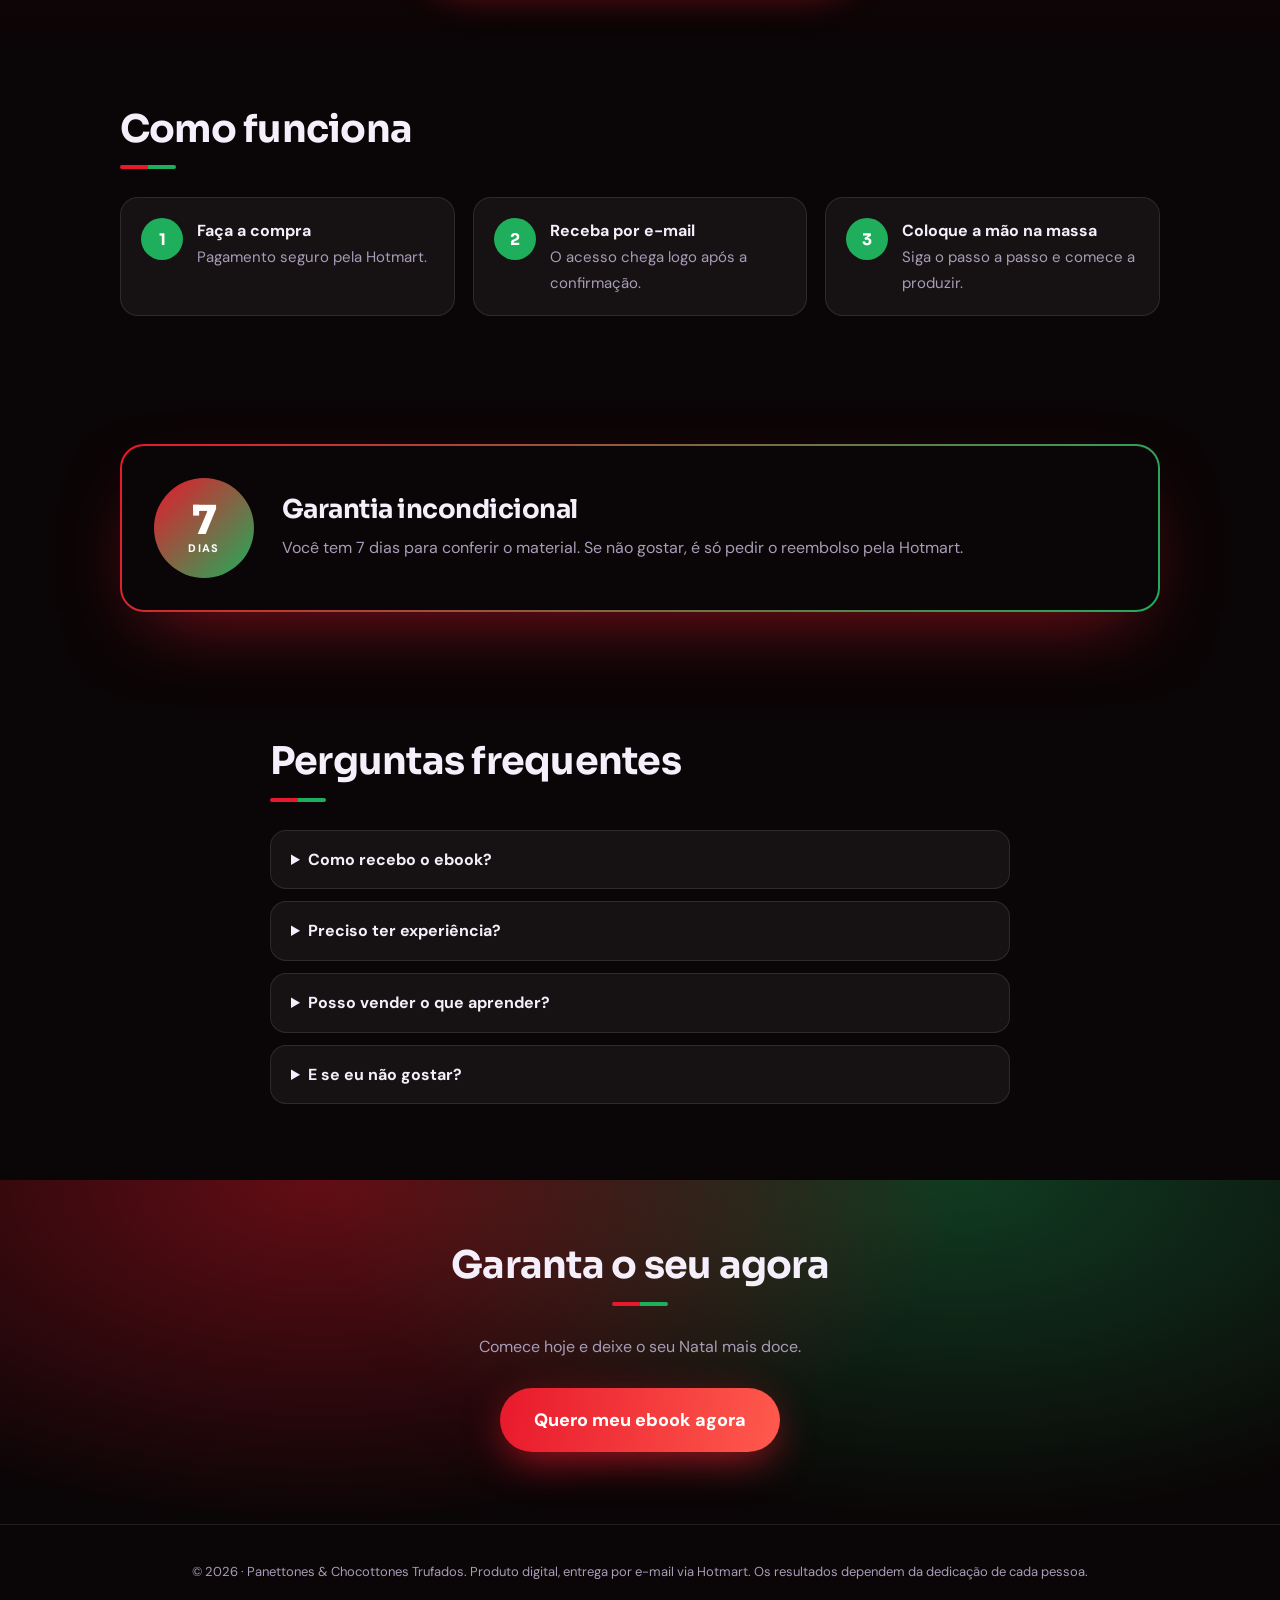
<file: panettones-chocottones/index.html>
<!doctype html>
<html lang="pt-BR">
<head>
<meta charset="utf-8">
<meta name="viewport" content="width=device-width,initial-scale=1">
<title>Panettones &amp; Chocottones Trufados</title>
<meta name="description" content="Massa 100% caseira e recheios simples de preparar: para presentear, enfeitar a ceia ou faturar no fim de ano.">
<meta property="og:title" content="Panettones &amp; Chocottones Trufados">
<meta property="og:description" content="Massa 100% caseira e recheios simples de preparar: para presentear, enfeitar a ceia ou faturar no fim de ano.">
<link rel="preconnect" href="https://fonts.googleapis.com"><link rel="preconnect" href="https://fonts.gstatic.com" crossorigin>
<link href="https://fonts.googleapis.com/css2?family=DM+Sans:wght@400;500;700&family=Sora:wght@600;700;800&display=swap" rel="stylesheet">
<link rel="stylesheet" href="../assets/style.css">
<script>document.documentElement.className="js"</script>
<!-- Meta Pixel Code -->
<script>
!function(f,b,e,v,n,t,s){if(f.fbq)return;n=f.fbq=function(){n.callMethod?
n.callMethod.apply(n,arguments):n.queue.push(arguments)};if(!f._fbq)f._fbq=n;
n.push=n;n.loaded=!0;n.version='2.0';n.queue=[];t=b.createElement(e);t.async=!0;
t.src=v;s=b.getElementsByTagName(e)[0];s.parentNode.insertBefore(t,s)}(window,
document,'script','https://connect.facebook.net/en_US/fbevents.js');
fbq('init', '1089445667149332');
fbq('track', 'PageView');
</script>
<noscript><img height="1" width="1" style="display:none" src="https://www.facebook.com/tr?id=1089445667149332&ev=PageView&noscript=1"/></noscript>
<!-- End Meta Pixel Code -->
<script>window.LP={name:'Panettones & Chocottones Trufados',checkout:"https://pay.hotmart.com/Q103366986Y",value:0,currency:"BRL"};</script>
</head>
<body class="xmas" style="--c4:#1fae5b;--bar:linear-gradient(90deg,#e8192c 50%,#1fae5b 50%);--c1:#3d0509;--c2:#e8192c;--c3:#ff5a4d;--bg:#0a0506;--on:#fff">
<div class="topbar">Especial de Natal · Receitas para presentear e vender</div>
<header class="hero"><canvas id="snow" aria-hidden="true"></canvas><i class="orb o1"></i><i class="orb o2"></i><div class="wrap hero-grid">
 <div class="hero-text">
  <h1>Panettones e Chocottones <em>fofinhos, trufados</em> e com cara de confeitaria</h1>
  <p class="sub">Massa 100% caseira e recheios simples de preparar: para presentear, enfeitar a ceia ou faturar no fim de ano.</p>
  
  <a class="cta" href="https://pay.hotmart.com/Q103366986Y" data-cta>Quero meu ebook agora</a>
  <ul class="trust"><li>Compra segura</li><li>Acesso imediato</li><li>Garantia de 7 dias</li></ul>
 </div>
 <div class="hero-art"><div class="cover photo"><img src="../assets/img/panettones-chocottones.webp" alt="Capa do ebook Panettones &amp; Chocottones Trufados"></div></div>
</div></header>
<main>
 <section class="wrap"><h2>O que você vai encontrar</h2><ul class="list grid"><li><svg viewBox="0 0 20 20" width="20" height="20" aria-hidden="true"><circle cx="10" cy="10" r="10" fill="currentColor" opacity=".15"/><path d="M5.5 10.5l3 3 6-7" fill="none" stroke="currentColor" stroke-width="2" stroke-linecap="round" stroke-linejoin="round"/></svg><span>Massa base de panettone/chocottone feita do zero, sem mistura pronta</span></li><li><svg viewBox="0 0 20 20" width="20" height="20" aria-hidden="true"><circle cx="10" cy="10" r="10" fill="currentColor" opacity=".15"/><path d="M5.5 10.5l3 3 6-7" fill="none" stroke="currentColor" stroke-width="2" stroke-linecap="round" stroke-linejoin="round"/></svg><span>Passo a passo de fermentação, descanso e assamento para não murchar</span></li><li><svg viewBox="0 0 20 20" width="20" height="20" aria-hidden="true"><circle cx="10" cy="10" r="10" fill="currentColor" opacity=".15"/><path d="M5.5 10.5l3 3 6-7" fill="none" stroke="currentColor" stroke-width="2" stroke-linecap="round" stroke-linejoin="round"/></svg><span>Chocottone trufado de morango</span></li><li><svg viewBox="0 0 20 20" width="20" height="20" aria-hidden="true"><circle cx="10" cy="10" r="10" fill="currentColor" opacity=".15"/><path d="M5.5 10.5l3 3 6-7" fill="none" stroke="currentColor" stroke-width="2" stroke-linecap="round" stroke-linejoin="round"/></svg><span>Panettone trufado de doce de leite com nozes</span></li><li><svg viewBox="0 0 20 20" width="20" height="20" aria-hidden="true"><circle cx="10" cy="10" r="10" fill="currentColor" opacity=".15"/><path d="M5.5 10.5l3 3 6-7" fill="none" stroke="currentColor" stroke-width="2" stroke-linecap="round" stroke-linejoin="round"/></svg><span>Chocottone trufado de Ninho com Nutella</span></li><li><svg viewBox="0 0 20 20" width="20" height="20" aria-hidden="true"><circle cx="10" cy="10" r="10" fill="currentColor" opacity=".15"/><path d="M5.5 10.5l3 3 6-7" fill="none" stroke="currentColor" stroke-width="2" stroke-linecap="round" stroke-linejoin="round"/></svg><span>Sugestões de outros sabores para variar seu cardápio</span></li><li><svg viewBox="0 0 20 20" width="20" height="20" aria-hidden="true"><circle cx="10" cy="10" r="10" fill="currentColor" opacity=".15"/><path d="M5.5 10.5l3 3 6-7" fill="none" stroke="currentColor" stroke-width="2" stroke-linecap="round" stroke-linejoin="round"/></svg><span>Dicas de montagem, corte, recheio, cobertura e acabamento</span></li><li><svg viewBox="0 0 20 20" width="20" height="20" aria-hidden="true"><circle cx="10" cy="10" r="10" fill="currentColor" opacity=".15"/><path d="M5.5 10.5l3 3 6-7" fill="none" stroke="currentColor" stroke-width="2" stroke-linecap="round" stroke-linejoin="round"/></svg><span>Ideias de embalagem e apresentação para presentear ou vender</span></li></ul><p class="fmt">Você recebe 1 mini e-book digital em PDF, organizado, direto ao ponto e pronto para te acompanhar na cozinha. Comece hoje a produzir panettones e chocottones que encantam no olhar, na primeira fatia… e no bolso. 💛🎄</p></section>
 
 <section class="wrap"><h2>Uma prévia do que você vai criar</h2><div class="gallery n5"><figure class="tile" style="--bg-t:#ff4d5a"><div class="tile-img"><img src="../assets/img/panettones-chocottones-1.jpg" alt="Recheio trufado de morango" loading="lazy"></div><figcaption>Recheio trufado de morango</figcaption></figure><figure class="tile" style="--bg-t:#1fae5b"><div class="tile-img"><img src="../assets/img/panettones-chocottones-2.jpg" alt="Decoração natalina" loading="lazy"></div><figcaption>Decoração natalina</figcaption></figure><figure class="tile" style="--bg-t:#ff7a6b"><div class="tile-img"><img src="../assets/img/panettones-chocottones-3.jpg" alt="Coberturas que valorizam" loading="lazy"></div><figcaption>Coberturas que valorizam</figcaption></figure><figure class="tile" style="--bg-t:#c2182b"><div class="tile-img"><img src="../assets/img/panettones-chocottones-4.jpg" alt="Vitrine de Natal" loading="lazy"></div><figcaption>Vitrine de Natal</figcaption></figure><figure class="tile" style="--bg-t:#1fae5b"><div class="tile-img"><img src="../assets/img/panettones-chocottones-5.jpg" alt="Recheio cremoso" loading="lazy"></div><figcaption>Recheio cremoso</figcaption></figure></div></section>
 
 <section class="band"><div class="wrap"><h2>Para quem é</h2><ul class="list"><li><svg viewBox="0 0 20 20" width="20" height="20" aria-hidden="true"><circle cx="10" cy="10" r="10" fill="currentColor" opacity=".15"/><path d="M5.5 10.5l3 3 6-7" fill="none" stroke="currentColor" stroke-width="2" stroke-linecap="round" stroke-linejoin="round"/></svg><span>Donas de casa que querem uma mesa linda sem depender de produtos caros de mercado</span></li><li><svg viewBox="0 0 20 20" width="20" height="20" aria-hidden="true"><circle cx="10" cy="10" r="10" fill="currentColor" opacity=".15"/><path d="M5.5 10.5l3 3 6-7" fill="none" stroke="currentColor" stroke-width="2" stroke-linecap="round" stroke-linejoin="round"/></svg><span>Iniciantes na confeitaria que querem começar por uma receita campeã de vendas</span></li><li><svg viewBox="0 0 20 20" width="20" height="20" aria-hidden="true"><circle cx="10" cy="10" r="10" fill="currentColor" opacity=".15"/><path d="M5.5 10.5l3 3 6-7" fill="none" stroke="currentColor" stroke-width="2" stroke-linecap="round" stroke-linejoin="round"/></svg><span>Empreendedoras da cozinha que desejam incluir panettones e chocottones trufados no cardápio de Natal</span></li></ul>
  <a class="cta" href="https://pay.hotmart.com/Q103366986Y" data-cta>Quero começar agora</a></div></section>
 <section class="wrap"><h2>Como funciona</h2><ol class="steps"><li><b>1</b><div><strong>Faça a compra</strong><span>Pagamento seguro pela Hotmart.</span></div></li><li><b>2</b><div><strong>Receba por e-mail</strong><span>O acesso chega logo após a confirmação.</span></div></li><li><b>3</b><div><strong>Coloque a mão na massa</strong><span>Siga o passo a passo e comece a produzir.</span></div></li></ol></section>
 <section class="wrap"><div class="guarantee"><div class="seal">7<small>dias</small></div><div><h2>Garantia incondicional</h2>
  <p>Você tem 7 dias para conferir o material. Se não gostar, é só pedir o reembolso pela Hotmart.</p></div></div></section>
 <section class="wrap narrow"><h2>Perguntas frequentes</h2><details><summary>Como recebo o ebook?</summary><p>Logo após a confirmação do pagamento você recebe o acesso por e-mail, direto pela Hotmart.</p></details><details><summary>Preciso ter experiência?</summary><p>Não. O conteúdo é explicado passo a passo, do jeito mais simples possível.</p></details><details><summary>Posso vender o que aprender?</summary><p>Sim, o objetivo do material é ajudar você a produzir e vender.</p></details><details><summary>E se eu não gostar?</summary><p>Você tem garantia de 7 dias: se não gostar, pedimos o reembolso direto na Hotmart.</p></details></section>
 <section class="final"><div class="wrap"><h2>Garanta o seu agora</h2><p>Comece hoje e deixe o seu Natal mais doce.</p>
  <a class="cta" href="https://pay.hotmart.com/Q103366986Y" data-cta>Quero meu ebook agora</a></div></section>
</main>
<footer><div class="wrap"><p>© <span id="y"></span> · Panettones &amp; Chocottones Trufados. Produto digital, entrega por e-mail via Hotmart. Os resultados dependem da dedicação de cada pessoa.</p></div></footer>
<div class="sticky"><a class="cta" href="https://pay.hotmart.com/Q103366986Y" data-cta>Quero meu ebook</a></div>
<script src="../assets/main.js"></script>
</body>
</html>
</file>
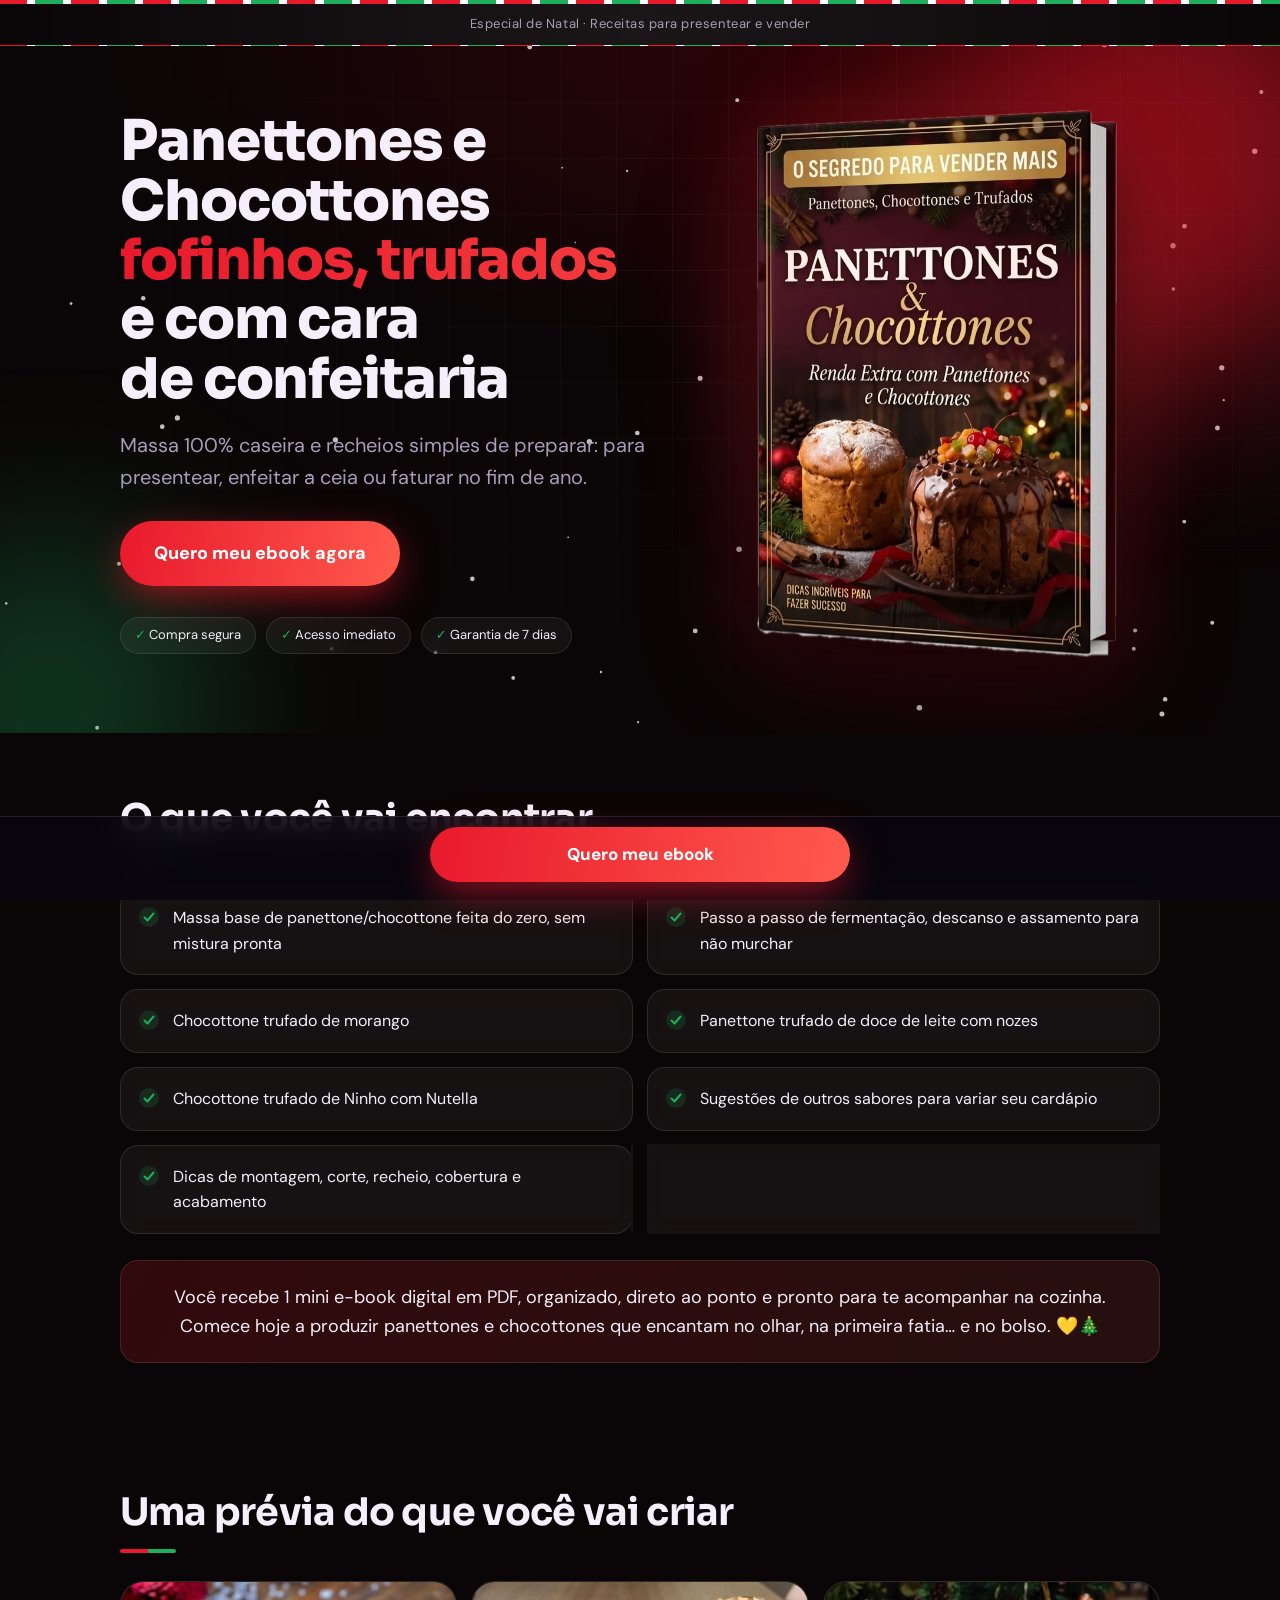
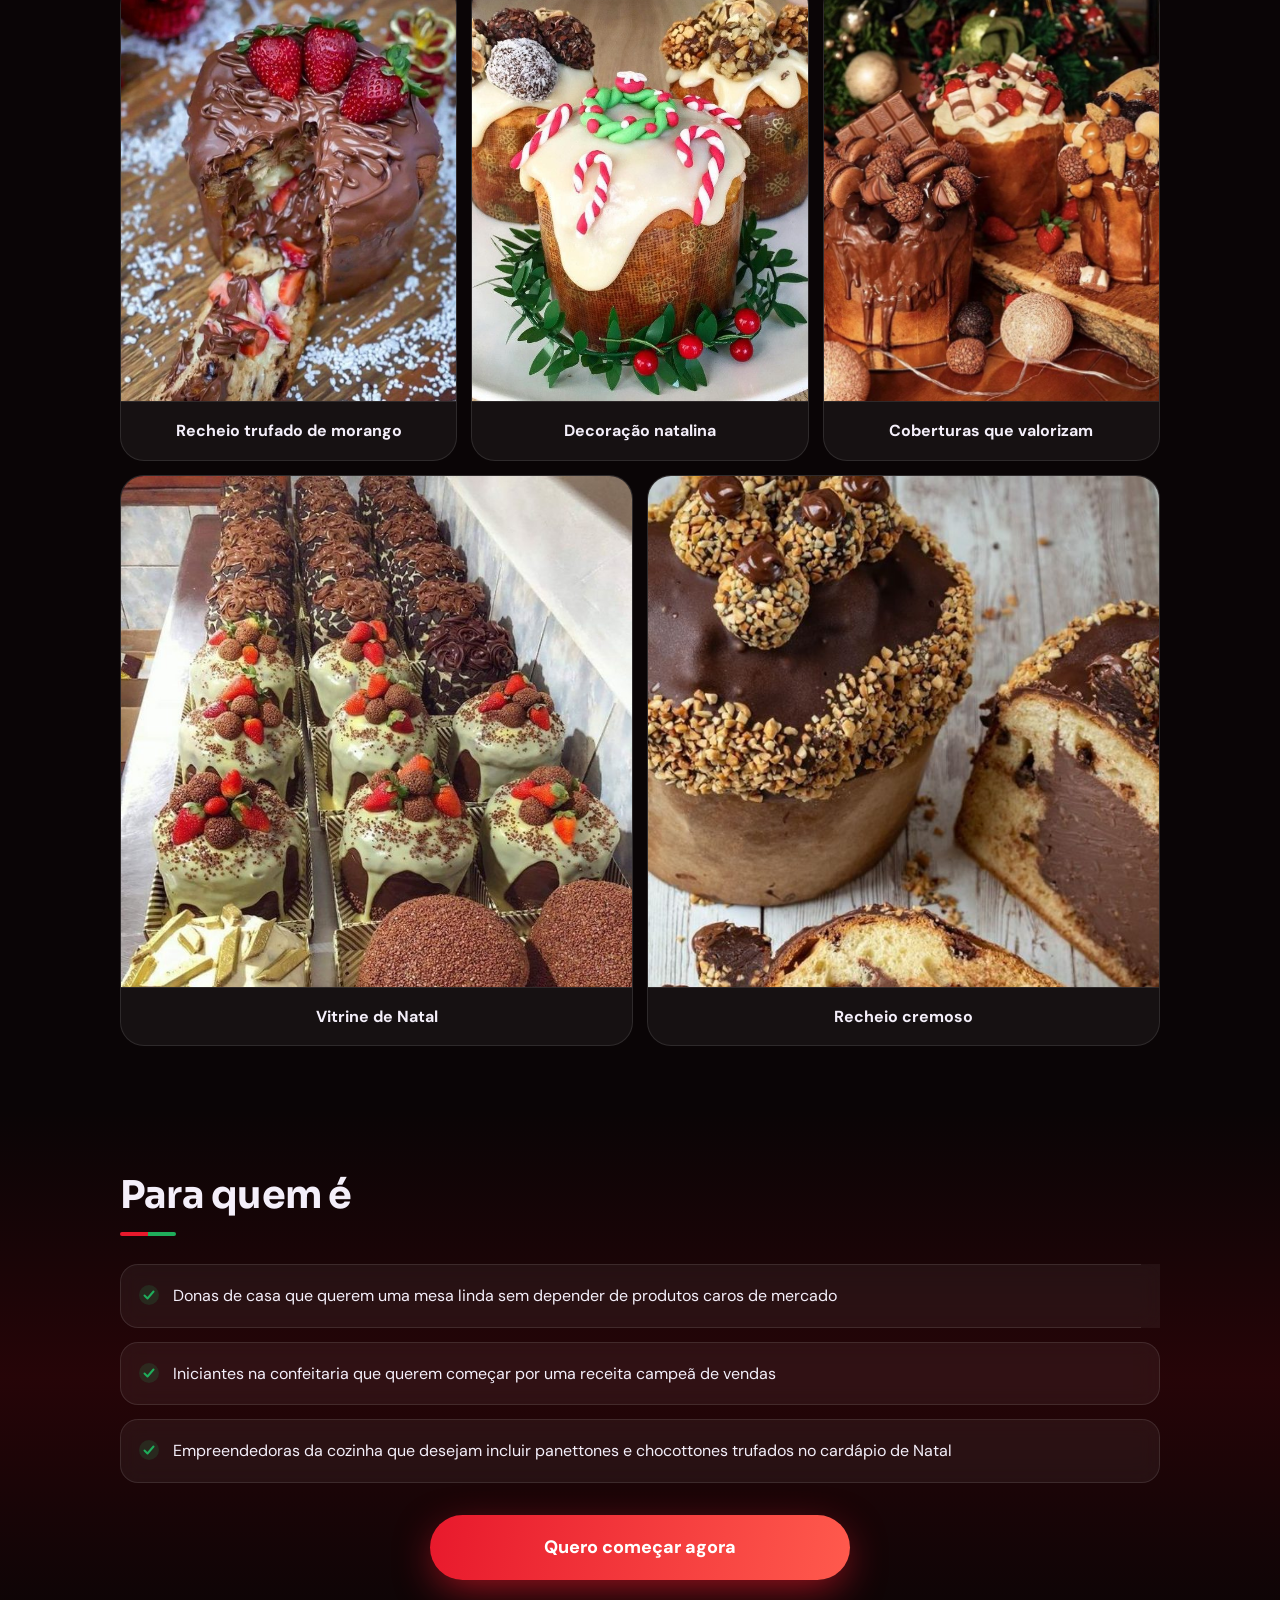
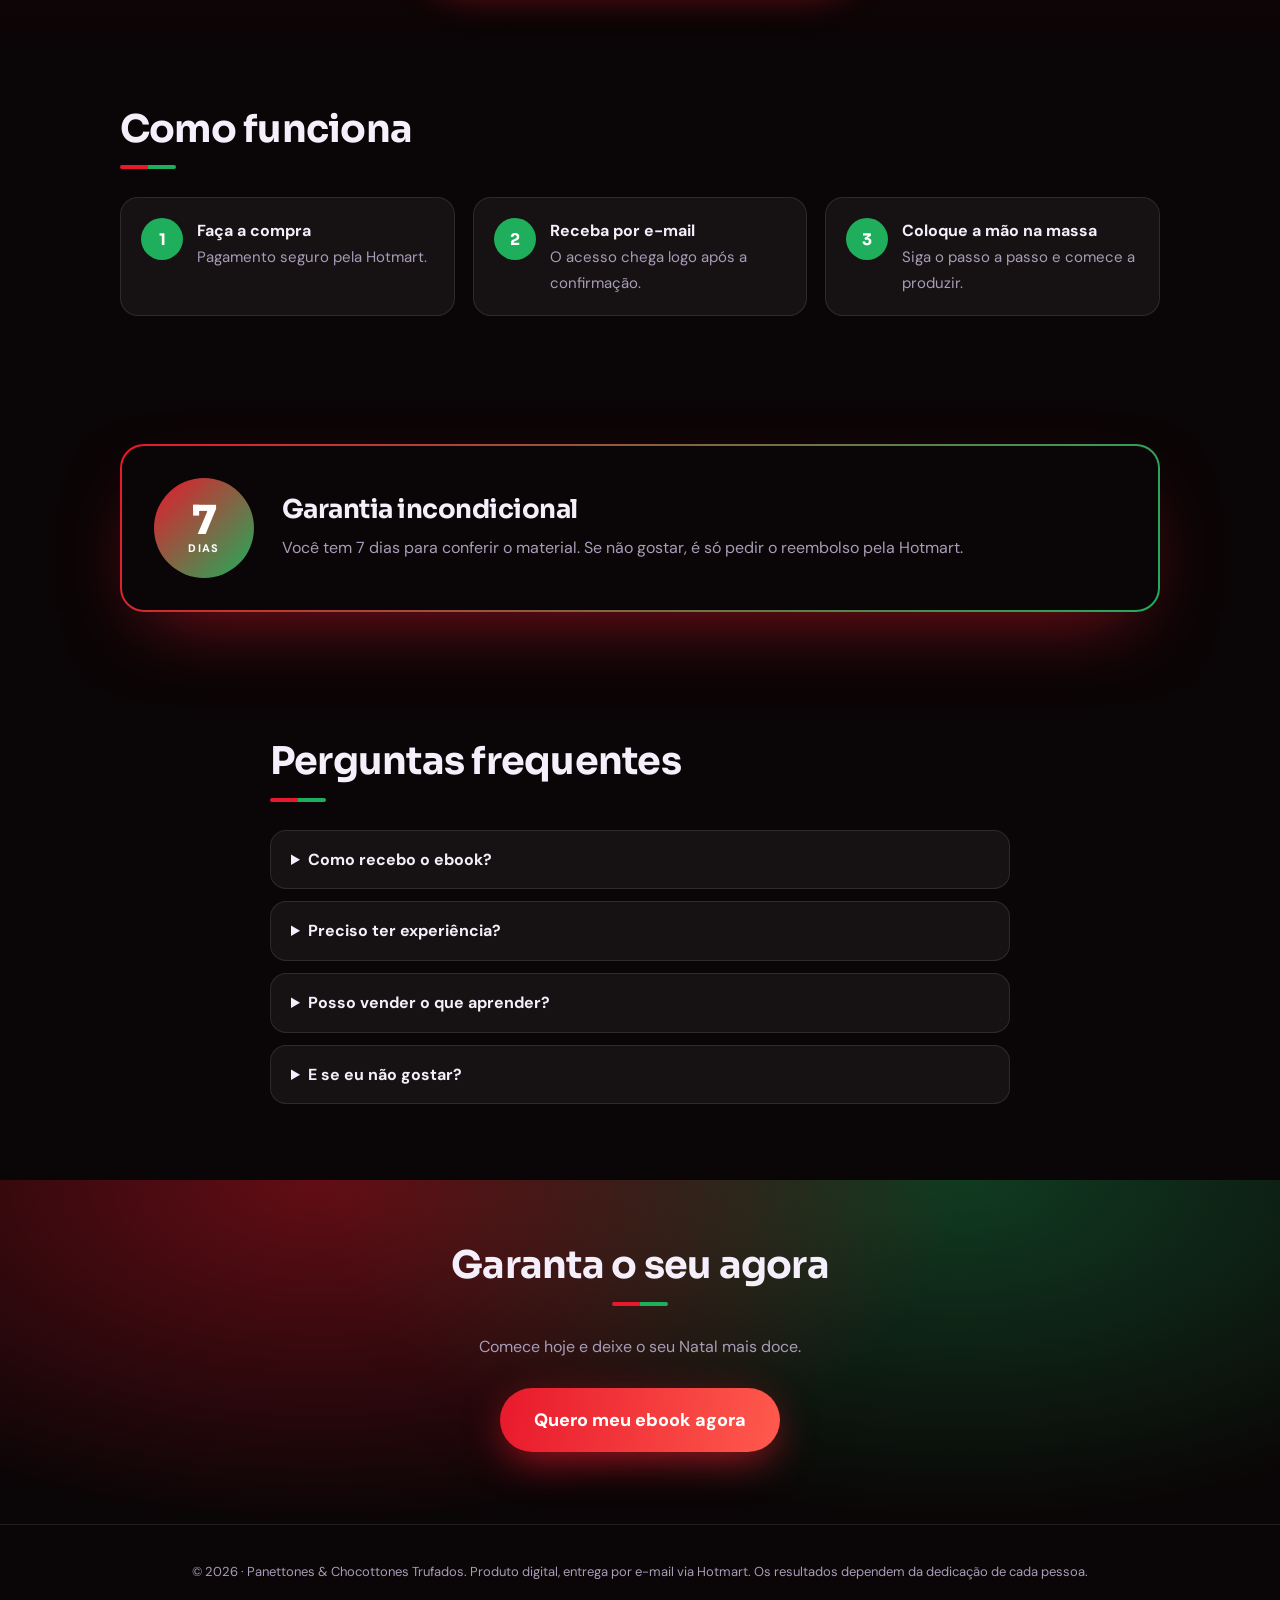
<file: sites/panettones-chocottones/index.html>
<!doctype html>
<html lang="pt-BR">
<head>
<meta charset="utf-8">
<meta name="viewport" content="width=device-width,initial-scale=1">
<title>Panettones &amp; Chocottones Trufados</title>
<meta name="description" content="Massa 100% caseira e recheios simples de preparar: para presentear, enfeitar a ceia ou faturar no fim de ano.">
<meta property="og:title" content="Panettones &amp; Chocottones Trufados">
<meta property="og:description" content="Massa 100% caseira e recheios simples de preparar: para presentear, enfeitar a ceia ou faturar no fim de ano.">
<link rel="preconnect" href="https://fonts.googleapis.com"><link rel="preconnect" href="https://fonts.gstatic.com" crossorigin>
<link href="https://fonts.googleapis.com/css2?family=DM+Sans:wght@400;500;700&family=Sora:wght@600;700;800&display=swap" rel="stylesheet">
<link rel="stylesheet" href="assets/style.css">
<script>document.documentElement.className="js"</script>
<!-- Meta Pixel Code -->
<script>
!function(f,b,e,v,n,t,s){if(f.fbq)return;n=f.fbq=function(){n.callMethod?
n.callMethod.apply(n,arguments):n.queue.push(arguments)};if(!f._fbq)f._fbq=n;
n.push=n;n.loaded=!0;n.version='2.0';n.queue=[];t=b.createElement(e);t.async=!0;
t.src=v;s=b.getElementsByTagName(e)[0];s.parentNode.insertBefore(t,s)}(window,
document,'script','https://connect.facebook.net/en_US/fbevents.js');
fbq('init', '1089445667149332');
fbq('track', 'PageView');
</script>
<noscript><img height="1" width="1" style="display:none" src="https://www.facebook.com/tr?id=1089445667149332&ev=PageView&noscript=1"/></noscript>
<!-- End Meta Pixel Code -->
<script>window.LP={name:'Panettones & Chocottones Trufados',checkout:"https://pay.hotmart.com/Q103366986Y",value:0,currency:"BRL"};</script>
</head>
<body class="xmas" style="--c4:#1fae5b;--bar:linear-gradient(90deg,#e8192c 50%,#1fae5b 50%);--c1:#3d0509;--c2:#e8192c;--c3:#ff5a4d;--bg:#0a0506;--on:#fff">
<div class="topbar">Especial de Natal · Receitas para presentear e vender</div>
<header class="hero"><canvas id="snow" aria-hidden="true"></canvas><i class="orb o1"></i><i class="orb o2"></i><div class="wrap hero-grid">
 <div class="hero-text">
  <h1>Panettones e Chocottones <em>fofinhos, trufados</em> e com cara de confeitaria</h1>
  <p class="sub">Massa 100% caseira e recheios simples de preparar: para presentear, enfeitar a ceia ou faturar no fim de ano.</p>
  
  <a class="cta" href="https://pay.hotmart.com/Q103366986Y" data-cta>Quero meu ebook agora</a>
  <ul class="trust"><li>Compra segura</li><li>Acesso imediato</li><li>Garantia de 7 dias</li></ul>
 </div>
 <div class="hero-art"><div class="cover photo"><img src="assets/img/panettones-chocottones.webp" alt="Capa do ebook Panettones &amp; Chocottones Trufados"></div></div>
</div></header>
<main>
 <section class="wrap"><h2>O que você vai encontrar</h2><ul class="list grid"><li><svg viewBox="0 0 20 20" width="20" height="20" aria-hidden="true"><circle cx="10" cy="10" r="10" fill="currentColor" opacity=".15"/><path d="M5.5 10.5l3 3 6-7" fill="none" stroke="currentColor" stroke-width="2" stroke-linecap="round" stroke-linejoin="round"/></svg><span>Massa base de panettone/chocottone feita do zero, sem mistura pronta</span></li><li><svg viewBox="0 0 20 20" width="20" height="20" aria-hidden="true"><circle cx="10" cy="10" r="10" fill="currentColor" opacity=".15"/><path d="M5.5 10.5l3 3 6-7" fill="none" stroke="currentColor" stroke-width="2" stroke-linecap="round" stroke-linejoin="round"/></svg><span>Passo a passo de fermentação, descanso e assamento para não murchar</span></li><li><svg viewBox="0 0 20 20" width="20" height="20" aria-hidden="true"><circle cx="10" cy="10" r="10" fill="currentColor" opacity=".15"/><path d="M5.5 10.5l3 3 6-7" fill="none" stroke="currentColor" stroke-width="2" stroke-linecap="round" stroke-linejoin="round"/></svg><span>Chocottone trufado de morango</span></li><li><svg viewBox="0 0 20 20" width="20" height="20" aria-hidden="true"><circle cx="10" cy="10" r="10" fill="currentColor" opacity=".15"/><path d="M5.5 10.5l3 3 6-7" fill="none" stroke="currentColor" stroke-width="2" stroke-linecap="round" stroke-linejoin="round"/></svg><span>Panettone trufado de doce de leite com nozes</span></li><li><svg viewBox="0 0 20 20" width="20" height="20" aria-hidden="true"><circle cx="10" cy="10" r="10" fill="currentColor" opacity=".15"/><path d="M5.5 10.5l3 3 6-7" fill="none" stroke="currentColor" stroke-width="2" stroke-linecap="round" stroke-linejoin="round"/></svg><span>Chocottone trufado de Ninho com Nutella</span></li><li><svg viewBox="0 0 20 20" width="20" height="20" aria-hidden="true"><circle cx="10" cy="10" r="10" fill="currentColor" opacity=".15"/><path d="M5.5 10.5l3 3 6-7" fill="none" stroke="currentColor" stroke-width="2" stroke-linecap="round" stroke-linejoin="round"/></svg><span>Sugestões de outros sabores para variar seu cardápio</span></li><li><svg viewBox="0 0 20 20" width="20" height="20" aria-hidden="true"><circle cx="10" cy="10" r="10" fill="currentColor" opacity=".15"/><path d="M5.5 10.5l3 3 6-7" fill="none" stroke="currentColor" stroke-width="2" stroke-linecap="round" stroke-linejoin="round"/></svg><span>Dicas de montagem, corte, recheio, cobertura e acabamento</span></li><li><svg viewBox="0 0 20 20" width="20" height="20" aria-hidden="true"><circle cx="10" cy="10" r="10" fill="currentColor" opacity=".15"/><path d="M5.5 10.5l3 3 6-7" fill="none" stroke="currentColor" stroke-width="2" stroke-linecap="round" stroke-linejoin="round"/></svg><span>Ideias de embalagem e apresentação para presentear ou vender</span></li></ul><p class="fmt">Você recebe 1 mini e-book digital em PDF, organizado, direto ao ponto e pronto para te acompanhar na cozinha. Comece hoje a produzir panettones e chocottones que encantam no olhar, na primeira fatia… e no bolso. 💛🎄</p></section>
 
 <section class="wrap"><h2>Uma prévia do que você vai criar</h2><div class="gallery n5"><figure class="tile" style="--bg-t:#ff4d5a"><div class="tile-img"><img src="assets/img/panettones-chocottones-1.jpg" alt="Recheio trufado de morango" loading="lazy"></div><figcaption>Recheio trufado de morango</figcaption></figure><figure class="tile" style="--bg-t:#1fae5b"><div class="tile-img"><img src="assets/img/panettones-chocottones-2.jpg" alt="Decoração natalina" loading="lazy"></div><figcaption>Decoração natalina</figcaption></figure><figure class="tile" style="--bg-t:#ff7a6b"><div class="tile-img"><img src="assets/img/panettones-chocottones-3.jpg" alt="Coberturas que valorizam" loading="lazy"></div><figcaption>Coberturas que valorizam</figcaption></figure><figure class="tile" style="--bg-t:#c2182b"><div class="tile-img"><img src="assets/img/panettones-chocottones-4.jpg" alt="Vitrine de Natal" loading="lazy"></div><figcaption>Vitrine de Natal</figcaption></figure><figure class="tile" style="--bg-t:#1fae5b"><div class="tile-img"><img src="assets/img/panettones-chocottones-5.jpg" alt="Recheio cremoso" loading="lazy"></div><figcaption>Recheio cremoso</figcaption></figure></div></section>
 
 <section class="band"><div class="wrap"><h2>Para quem é</h2><ul class="list"><li><svg viewBox="0 0 20 20" width="20" height="20" aria-hidden="true"><circle cx="10" cy="10" r="10" fill="currentColor" opacity=".15"/><path d="M5.5 10.5l3 3 6-7" fill="none" stroke="currentColor" stroke-width="2" stroke-linecap="round" stroke-linejoin="round"/></svg><span>Donas de casa que querem uma mesa linda sem depender de produtos caros de mercado</span></li><li><svg viewBox="0 0 20 20" width="20" height="20" aria-hidden="true"><circle cx="10" cy="10" r="10" fill="currentColor" opacity=".15"/><path d="M5.5 10.5l3 3 6-7" fill="none" stroke="currentColor" stroke-width="2" stroke-linecap="round" stroke-linejoin="round"/></svg><span>Iniciantes na confeitaria que querem começar por uma receita campeã de vendas</span></li><li><svg viewBox="0 0 20 20" width="20" height="20" aria-hidden="true"><circle cx="10" cy="10" r="10" fill="currentColor" opacity=".15"/><path d="M5.5 10.5l3 3 6-7" fill="none" stroke="currentColor" stroke-width="2" stroke-linecap="round" stroke-linejoin="round"/></svg><span>Empreendedoras da cozinha que desejam incluir panettones e chocottones trufados no cardápio de Natal</span></li></ul>
  <a class="cta" href="https://pay.hotmart.com/Q103366986Y" data-cta>Quero começar agora</a></div></section>
 <section class="wrap"><h2>Como funciona</h2><ol class="steps"><li><b>1</b><div><strong>Faça a compra</strong><span>Pagamento seguro pela Hotmart.</span></div></li><li><b>2</b><div><strong>Receba por e-mail</strong><span>O acesso chega logo após a confirmação.</span></div></li><li><b>3</b><div><strong>Coloque a mão na massa</strong><span>Siga o passo a passo e comece a produzir.</span></div></li></ol></section>
 <section class="wrap"><div class="guarantee"><div class="seal">7<small>dias</small></div><div><h2>Garantia incondicional</h2>
  <p>Você tem 7 dias para conferir o material. Se não gostar, é só pedir o reembolso pela Hotmart.</p></div></div></section>
 <section class="wrap narrow"><h2>Perguntas frequentes</h2><details><summary>Como recebo o ebook?</summary><p>Logo após a confirmação do pagamento você recebe o acesso por e-mail, direto pela Hotmart.</p></details><details><summary>Preciso ter experiência?</summary><p>Não. O conteúdo é explicado passo a passo, do jeito mais simples possível.</p></details><details><summary>Posso vender o que aprender?</summary><p>Sim, o objetivo do material é ajudar você a produzir e vender.</p></details><details><summary>E se eu não gostar?</summary><p>Você tem garantia de 7 dias: se não gostar, pedimos o reembolso direto na Hotmart.</p></details></section>
 <section class="final"><div class="wrap"><h2>Garanta o seu agora</h2><p>Comece hoje e deixe o seu Natal mais doce.</p>
  <a class="cta" href="https://pay.hotmart.com/Q103366986Y" data-cta>Quero meu ebook agora</a></div></section>
</main>
<footer><div class="wrap"><p>© <span id="y"></span> · Panettones &amp; Chocottones Trufados. Produto digital, entrega por e-mail via Hotmart. Os resultados dependem da dedicação de cada pessoa.</p></div></footer>
<div class="sticky"><a class="cta" href="https://pay.hotmart.com/Q103366986Y" data-cta>Quero meu ebook</a></div>
<script src="assets/main.js"></script>
</body>
</html>
</file>
<file: assets/style.css>
:root{--bg:#09060f;--ink:#f4effa;--muted:#a79db8;--line:rgba(255,255,255,.1);--glass:rgba(255,255,255,.05);--c1:#2a0a3a;--c2:#ff4fa3;--c3:#ffb86b;--grad:linear-gradient(100deg,var(--c2),var(--c3))}
*{box-sizing:border-box}
html{scroll-behavior:smooth}
body{--grad:linear-gradient(100deg,var(--c2),var(--c3));margin:0;font-family:"DM Sans",system-ui,sans-serif;color:var(--ink);background:var(--bg);line-height:1.6;padding-bottom:76px;-webkit-font-smoothing:antialiased}
.wrap{max-width:1080px;margin:0 auto;padding:0 20px}
h1,h2{font-family:Sora,"DM Sans",system-ui,sans-serif;text-wrap:balance;letter-spacing:-.02em}
h2{font-size:clamp(26px,4.4vw,38px);line-height:1.15;margin:0 0 28px;font-weight:700}
h2::after{content:"";display:block;width:56px;height:4px;border-radius:4px;background:var(--bar,var(--grad));margin-top:14px}
.topbar{background:linear-gradient(90deg,transparent,rgba(255,255,255,.07),transparent);border-bottom:1px solid var(--line);color:var(--muted);text-align:center;font-size:13px;padding:10px 16px;letter-spacing:.04em}
.hero{position:relative;isolation:isolate;overflow:hidden;padding:64px 0 76px;background:radial-gradient(120% 80% at 80% 0,color-mix(in srgb,var(--c1) 90%,#000),transparent 60%),var(--bg)}
.hero::before{content:"";position:absolute;inset:0;z-index:-1;background-image:linear-gradient(var(--line) 1px,transparent 1px),linear-gradient(90deg,var(--line) 1px,transparent 1px);background-size:56px 56px;mask-image:radial-gradient(70% 70% at 70% 30%,#000,transparent);opacity:.5}
#snow{position:absolute;inset:0;width:100%;height:100%;z-index:-1;pointer-events:none}
.orb{position:absolute;border-radius:50%;filter:blur(90px);opacity:.5;z-index:-1;animation:drift 14s ease-in-out infinite alternate}
.o1{width:420px;height:420px;background:var(--c2);right:-100px;top:-80px}
.o2{width:340px;height:340px;background:var(--c3);opacity:.22;left:-120px;bottom:-140px;animation-delay:-6s}
@keyframes drift{to{transform:translate(40px,30px) scale(1.15)}}
.hero-grid{display:grid;grid-template-columns:1.1fr .9fr;gap:48px;align-items:center}
.hero h1{font-size:clamp(32px,5.4vw,56px);line-height:1.06;margin:0 0 20px;font-weight:800}
.hero h1 em{font-style:normal;background:var(--grad);background-size:200% 100%;-webkit-background-clip:text;background-clip:text;color:transparent;animation:shimmer 6s linear infinite}
@keyframes shimmer{50%{background-position:100% 0}}
.sub{font-size:clamp(17px,2.3vw,20px);color:var(--muted);margin:0 0 28px;max-width:34em}
.price{margin:0 0 20px}.price s{color:var(--muted);display:block}.price strong{font-size:30px;background:var(--grad);-webkit-background-clip:text;background-clip:text;color:transparent}
.cta{position:relative;overflow:hidden;display:inline-block;background:var(--grad);color:var(--on,#1a0a14);font-weight:800;font-size:18px;padding:18px 34px;border-radius:999px;text-decoration:none;box-shadow:0 12px 40px -6px color-mix(in srgb,var(--c2) 70%,transparent);transition:transform .2s,box-shadow .2s}
.cta:hover,.cta:focus-visible{transform:translateY(-2px) scale(1.02);box-shadow:0 18px 50px -6px color-mix(in srgb,var(--c2) 85%,transparent)}
.cta::after{content:"";position:absolute;top:0;left:-60%;width:40%;height:100%;background:linear-gradient(100deg,transparent,rgba(255,255,255,.6),transparent);transform:skewX(-20deg);animation:shine 3.4s ease-in-out infinite}
@keyframes shine{60%,100%{left:130%}}
.trust{list-style:none;display:flex;flex-wrap:wrap;gap:10px;padding:0;margin:24px 0 0;font-size:13px}
.trust li{padding:7px 14px;border-radius:999px;background:var(--glass);border:1px solid var(--line);backdrop-filter:blur(8px);color:var(--ink)}
.trust li::before{content:"✓ ";color:var(--c4,var(--c3));font-weight:700}
.hero-art{display:flex;justify-content:center;position:relative}
.hero-art::before{content:"";position:absolute;width:75%;aspect-ratio:1;border-radius:50%;background:var(--grad);filter:blur(80px);opacity:.35;top:10%}
.cover{position:relative;width:min(300px,78%);aspect-ratio:3/4;filter:drop-shadow(0 30px 40px rgba(0,0,0,.6));transform:rotate(3deg);animation:float 6s ease-in-out infinite;transition:transform .2s ease-out;will-change:transform}
@keyframes float{50%{translate:0 -12px}}
.book{position:absolute;inset:0;display:flex;border-radius:8px 16px 16px 8px;overflow:hidden;border:1px solid rgba(255,255,255,.18);background:#150d1f}
.spine{width:14px;background:linear-gradient(90deg,rgba(255,255,255,.18),rgba(255,255,255,.02))}
.face{flex:1;display:flex;flex-direction:column;align-items:center;justify-content:space-between;padding:20px 14px 22px;text-align:center;background:radial-gradient(circle at 50% 38%,color-mix(in srgb,var(--c2) 35%,transparent),transparent 65%),linear-gradient(170deg,#1f1230,#0b0713)}
.face .tag{font-size:11px;letter-spacing:.34em;font-weight:700;color:var(--c3)}
.face .art{width:74%;height:auto}
.face strong{font-family:Sora,sans-serif;font-size:clamp(14px,2.2vw,18px);line-height:1.2;color:#fff;text-wrap:balance}
.cover .real{position:absolute;inset:0;width:100%;height:100%;object-fit:cover;border-radius:8px 16px 16px 8px}
.cover.photo{aspect-ratio:auto;width:min(360px,86%);transform:none;filter:drop-shadow(0 30px 40px rgba(0,0,0,.65)) drop-shadow(0 0 40px color-mix(in srgb,var(--c2) 35%,transparent))}
.cover.photo img{display:block;width:100%;height:auto}
section.wrap,section.band,section.final{padding-block:64px}
.list{list-style:none;padding:0;margin:0;display:grid;gap:14px}
.list.grid{grid-template-columns:repeat(2,1fr)}
.list li{display:flex;gap:14px;align-items:flex-start;background:var(--glass);border:1px solid var(--line);border-radius:18px;padding:18px;backdrop-filter:blur(10px);transition:transform .25s,border-color .25s,box-shadow .25s}
.list li:hover{transform:translateY(-3px);border-color:color-mix(in srgb,var(--c2) 60%,transparent);box-shadow:0 16px 40px -12px color-mix(in srgb,var(--c2) 45%,transparent)}
.list li svg{flex:none;margin-top:2px;color:var(--c4,var(--c3))}
.fmt{margin:26px 0 0;padding:22px;border-radius:18px;background:linear-gradient(120deg,color-mix(in srgb,var(--c2) 18%,transparent),color-mix(in srgb,var(--c3) 12%,transparent));border:1px solid var(--line);font-size:18px;text-align:center}
.gallery{display:grid;grid-template-columns:repeat(3,1fr);gap:18px}
.tile{margin:0;border-radius:24px;overflow:hidden;background:var(--glass);border:1px solid var(--line);transition:transform .35s,box-shadow .35s,border-color .35s}
.tile:hover{transform:translateY(-6px);border-color:color-mix(in srgb,var(--c2) 60%,transparent);box-shadow:0 28px 60px -16px color-mix(in srgb,var(--c2) 55%,transparent)}
.tile-img{aspect-ratio:1/1;display:grid;place-items:center;overflow:hidden;background:radial-gradient(circle at 50% 45%,color-mix(in srgb,var(--bg-t,var(--c2)) 45%,transparent),transparent 70%)}
.tile-img svg{width:74%;height:auto;transition:transform .5s;filter:drop-shadow(0 14px 18px rgba(0,0,0,.5))}
.tile:hover .tile-img svg{transform:scale(1.08) rotate(2deg)!important}
.tile-img img{width:100%;height:100%;object-fit:cover;transition:transform .6s}
.tile:hover .tile-img img{transform:scale(1.07)}
.tile figcaption{padding:16px;font-weight:700;text-align:center;border-top:1px solid var(--line)}
.band{background:linear-gradient(180deg,transparent,color-mix(in srgb,var(--c1) 55%,transparent),transparent)}
.band .list{margin-bottom:32px}
.band .cta{display:block;max-width:420px;margin:0 auto;text-align:center}
.steps{list-style:none;padding:0;margin:0;display:grid;grid-template-columns:repeat(3,1fr);gap:18px}
.steps li{display:flex;gap:14px;align-items:flex-start;padding:20px;border-radius:18px;background:var(--glass);border:1px solid var(--line)}
.steps b{flex:none;width:42px;height:42px;border-radius:50%;background:var(--grad);color:var(--on,#1a0a14);display:grid;place-items:center;font-family:Sora,sans-serif}
.steps strong{display:block}.steps span{color:var(--muted);font-size:15px}
.guarantee{display:flex;gap:28px;align-items:center;border-radius:24px;padding:32px;background:linear-gradient(var(--bg),var(--bg)) padding-box,var(--grad) border-box;border:2px solid transparent;box-shadow:0 30px 80px -30px color-mix(in srgb,var(--c2) 60%,transparent)}
.guarantee h2{margin-bottom:10px;font-size:26px}.guarantee h2::after{display:none}.guarantee p{margin:0;color:var(--muted)}
.seal{flex:none;width:100px;height:100px;border-radius:50%;background:var(--grad);color:var(--on,#1a0a14);display:grid;place-content:center;text-align:center;font:800 40px/1 Sora,sans-serif}
.seal small{font:800 11px DM Sans,sans-serif;letter-spacing:.12em;text-transform:uppercase}
.narrow{max-width:780px}
details{border:1px solid var(--line);background:var(--glass);border-radius:16px;padding:16px 20px;margin-bottom:12px}
summary{font-weight:700;cursor:pointer}
details p{margin:12px 0 0;color:var(--muted)}
.final{text-align:center;background:radial-gradient(60% 100% at 50% 0,color-mix(in srgb,var(--c2) 35%,transparent),transparent)}
.final h2::after{margin-inline:auto}
.final p{color:var(--muted);margin:0 0 28px}
footer{border-top:1px solid var(--line);color:var(--muted);font-size:13px;padding:24px 0;text-align:center}
.sticky{position:fixed;bottom:0;left:0;right:0;background:rgba(9,6,15,.85);backdrop-filter:blur(14px);border-top:1px solid var(--line);padding:10px 12px;text-align:center;z-index:9}
.sticky .cta{width:100%;max-width:420px;padding:14px 16px;font-size:17px}
:focus-visible{outline:3px solid var(--c3);outline-offset:3px}
.js .reveal{opacity:0;transform:translateY(26px);transition:opacity .7s cubic-bezier(.2,.7,.2,1),transform .7s cubic-bezier(.2,.7,.2,1);transition-delay:var(--d,0s)}
.js .reveal.in{opacity:1;transform:none}
@media (max-width:820px){
 .hero{padding:44px 0 56px}
 .hero-grid{grid-template-columns:1fr;text-align:center}
 .hero-text{order:2}.hero-art{order:1}
 .sub{margin-inline:auto}.trust{justify-content:center}
 .list.grid,.steps{grid-template-columns:1fr}
 .gallery{grid-template-columns:1fr;max-width:380px;margin:0 auto}
 .guarantee{flex-direction:column;text-align:center}
 .cover{width:min(240px,70%)}.cover.photo{width:min(280px,80%)}
 h2::after{margin-inline:0}
}
@media (prefers-reduced-motion:reduce){.cover,.orb,.cta::after,.hero h1 em{animation:none!important}.js .reveal{opacity:1;transform:none}html{scroll-behavior:auto}}
.gallery.n4{grid-template-columns:repeat(4,1fr);gap:14px}
.gallery.n4 .tile-img{aspect-ratio:4/5}
.gallery.n4 .tile figcaption{font-size:14px;padding:12px}
@media (max-width:820px){.gallery.n4{grid-template-columns:1fr 1fr;max-width:none;gap:12px}}
.lines{display:grid;grid-template-columns:repeat(3,1fr);gap:16px}
.line{padding:22px;border-radius:20px;background:var(--glass);border:1px solid var(--line);position:relative;overflow:hidden;transition:transform .25s,border-color .25s}
.line::before{content:"";position:absolute;left:0;top:0;right:0;height:3px;background:var(--grad)}
.line:hover{transform:translateY(-4px);border-color:color-mix(in srgb,var(--c2) 60%,transparent)}
.line h3{font-family:Sora,sans-serif;font-size:17px;margin:0 0 8px}
.line p{margin:0;color:var(--muted);font-size:15px}
@media (max-width:820px){.lines{grid-template-columns:1fr}}
.line:last-child:nth-child(3n+1){grid-column:1/-1}

/* Natal: vermelho + verde sobre preto */
.xmas .topbar{border-top:4px solid;border-image:repeating-linear-gradient(90deg,var(--c2) 0 28px,#fff 28px 36px,var(--c4) 36px 64px,#fff 64px 72px) 1}
.xmas .o2{background:var(--c4);opacity:.3}
.xmas .line::before{background:var(--bar)}
.xmas .list li:hover,.xmas .tile:hover,.xmas .line:hover{border-color:var(--c4)}
.xmas .final{background:radial-gradient(50% 100% at 25% 0,color-mix(in srgb,var(--c2) 40%,transparent),transparent),radial-gradient(50% 100% at 75% 0,color-mix(in srgb,var(--c4) 32%,transparent),transparent)}
.xmas .guarantee{background:linear-gradient(var(--bg),var(--bg)) padding-box,linear-gradient(120deg,var(--c2),var(--c4)) border-box}
.xmas .steps b{background:var(--c4);color:#fff}
.xmas .seal{background:linear-gradient(135deg,var(--c2),var(--c4))}
.gallery.n5{grid-template-columns:repeat(6,1fr);gap:14px}
.gallery.n5 .tile{grid-column:span 2}
.gallery.n5 .tile:nth-child(n+4){grid-column:span 3}
.gallery.n5 .tile-img{aspect-ratio:4/5}
.gallery.n5 .tile:nth-child(n+4) .tile-img{aspect-ratio:1/1}
@media (max-width:820px){.gallery.n5{grid-template-columns:1fr 1fr;max-width:none;gap:12px}.gallery.n5 .tile,.gallery.n5 .tile:nth-child(n+4){grid-column:span 1}.gallery.n5 .tile:last-child{grid-column:1/-1}.gallery.n5 .tile-img,.gallery.n5 .tile:nth-child(n+4) .tile-img{aspect-ratio:4/5}.gallery.n5 .tile:last-child .tile-img{aspect-ratio:16/10}}
</file>
<file: docs/assets/style.css>
:root{--bg:#09060f;--ink:#f4effa;--muted:#a79db8;--line:rgba(255,255,255,.1);--glass:rgba(255,255,255,.05);--c1:#2a0a3a;--c2:#ff4fa3;--c3:#ffb86b;--grad:linear-gradient(100deg,var(--c2),var(--c3))}
*{box-sizing:border-box}
html{scroll-behavior:smooth}
body{--grad:linear-gradient(100deg,var(--c2),var(--c3));margin:0;font-family:"DM Sans",system-ui,sans-serif;color:var(--ink);background:var(--bg);line-height:1.6;padding-bottom:76px;-webkit-font-smoothing:antialiased}
.wrap{max-width:1080px;margin:0 auto;padding:0 20px}
h1,h2{font-family:Sora,"DM Sans",system-ui,sans-serif;text-wrap:balance;letter-spacing:-.02em}
h2{font-size:clamp(26px,4.4vw,38px);line-height:1.15;margin:0 0 28px;font-weight:700}
h2::after{content:"";display:block;width:56px;height:4px;border-radius:4px;background:var(--bar,var(--grad));margin-top:14px}
.topbar{background:linear-gradient(90deg,transparent,rgba(255,255,255,.07),transparent);border-bottom:1px solid var(--line);color:var(--muted);text-align:center;font-size:13px;padding:10px 16px;letter-spacing:.04em}
.hero{position:relative;isolation:isolate;overflow:hidden;padding:64px 0 76px;background:radial-gradient(120% 80% at 80% 0,color-mix(in srgb,var(--c1) 90%,#000),transparent 60%),var(--bg)}
.hero::before{content:"";position:absolute;inset:0;z-index:-1;background-image:linear-gradient(var(--line) 1px,transparent 1px),linear-gradient(90deg,var(--line) 1px,transparent 1px);background-size:56px 56px;mask-image:radial-gradient(70% 70% at 70% 30%,#000,transparent);opacity:.5}
#snow{position:absolute;inset:0;width:100%;height:100%;z-index:-1;pointer-events:none}
.orb{position:absolute;border-radius:50%;filter:blur(90px);opacity:.5;z-index:-1;animation:drift 14s ease-in-out infinite alternate}
.o1{width:420px;height:420px;background:var(--c2);right:-100px;top:-80px}
.o2{width:340px;height:340px;background:var(--c3);opacity:.22;left:-120px;bottom:-140px;animation-delay:-6s}
@keyframes drift{to{transform:translate(40px,30px) scale(1.15)}}
.hero-grid{display:grid;grid-template-columns:1.1fr .9fr;gap:48px;align-items:center}
.hero h1{font-size:clamp(32px,5.4vw,56px);line-height:1.06;margin:0 0 20px;font-weight:800}
.hero h1 em{font-style:normal;background:var(--grad);background-size:200% 100%;-webkit-background-clip:text;background-clip:text;color:transparent;animation:shimmer 6s linear infinite}
@keyframes shimmer{50%{background-position:100% 0}}
.sub{font-size:clamp(17px,2.3vw,20px);color:var(--muted);margin:0 0 28px;max-width:34em}
.price{margin:0 0 20px}.price s{color:var(--muted);display:block}.price strong{font-size:30px;background:var(--grad);-webkit-background-clip:text;background-clip:text;color:transparent}
.cta{position:relative;overflow:hidden;display:inline-block;background:var(--grad);color:var(--on,#1a0a14);font-weight:800;font-size:18px;padding:18px 34px;border-radius:999px;text-decoration:none;box-shadow:0 12px 40px -6px color-mix(in srgb,var(--c2) 70%,transparent);transition:transform .2s,box-shadow .2s}
.cta:hover,.cta:focus-visible{transform:translateY(-2px) scale(1.02);box-shadow:0 18px 50px -6px color-mix(in srgb,var(--c2) 85%,transparent)}
.cta::after{content:"";position:absolute;top:0;left:-60%;width:40%;height:100%;background:linear-gradient(100deg,transparent,rgba(255,255,255,.6),transparent);transform:skewX(-20deg);animation:shine 3.4s ease-in-out infinite}
@keyframes shine{60%,100%{left:130%}}
.trust{list-style:none;display:flex;flex-wrap:wrap;gap:10px;padding:0;margin:24px 0 0;font-size:13px}
.trust li{padding:7px 14px;border-radius:999px;background:var(--glass);border:1px solid var(--line);backdrop-filter:blur(8px);color:var(--ink)}
.trust li::before{content:"✓ ";color:var(--c4,var(--c3));font-weight:700}
.hero-art{display:flex;justify-content:center;position:relative}
.hero-art::before{content:"";position:absolute;width:75%;aspect-ratio:1;border-radius:50%;background:var(--grad);filter:blur(80px);opacity:.35;top:10%}
.cover{position:relative;width:min(300px,78%);aspect-ratio:3/4;filter:drop-shadow(0 30px 40px rgba(0,0,0,.6));transform:rotate(3deg);animation:float 6s ease-in-out infinite;transition:transform .2s ease-out;will-change:transform}
@keyframes float{50%{translate:0 -12px}}
.book{position:absolute;inset:0;display:flex;border-radius:8px 16px 16px 8px;overflow:hidden;border:1px solid rgba(255,255,255,.18);background:#150d1f}
.spine{width:14px;background:linear-gradient(90deg,rgba(255,255,255,.18),rgba(255,255,255,.02))}
.face{flex:1;display:flex;flex-direction:column;align-items:center;justify-content:space-between;padding:20px 14px 22px;text-align:center;background:radial-gradient(circle at 50% 38%,color-mix(in srgb,var(--c2) 35%,transparent),transparent 65%),linear-gradient(170deg,#1f1230,#0b0713)}
.face .tag{font-size:11px;letter-spacing:.34em;font-weight:700;color:var(--c3)}
.face .art{width:74%;height:auto}
.face strong{font-family:Sora,sans-serif;font-size:clamp(14px,2.2vw,18px);line-height:1.2;color:#fff;text-wrap:balance}
.cover .real{position:absolute;inset:0;width:100%;height:100%;object-fit:cover;border-radius:8px 16px 16px 8px}
.cover.photo{aspect-ratio:auto;width:min(360px,86%);transform:none;filter:drop-shadow(0 30px 40px rgba(0,0,0,.65)) drop-shadow(0 0 40px color-mix(in srgb,var(--c2) 35%,transparent))}
.cover.photo img{display:block;width:100%;height:auto}
section.wrap,section.band,section.final{padding-block:64px}
.list{list-style:none;padding:0;margin:0;display:grid;gap:14px}
.list.grid{grid-template-columns:repeat(2,1fr)}
.list li{display:flex;gap:14px;align-items:flex-start;background:var(--glass);border:1px solid var(--line);border-radius:18px;padding:18px;backdrop-filter:blur(10px);transition:transform .25s,border-color .25s,box-shadow .25s}
.list li:hover{transform:translateY(-3px);border-color:color-mix(in srgb,var(--c2) 60%,transparent);box-shadow:0 16px 40px -12px color-mix(in srgb,var(--c2) 45%,transparent)}
.list li svg{flex:none;margin-top:2px;color:var(--c4,var(--c3))}
.fmt{margin:26px 0 0;padding:22px;border-radius:18px;background:linear-gradient(120deg,color-mix(in srgb,var(--c2) 18%,transparent),color-mix(in srgb,var(--c3) 12%,transparent));border:1px solid var(--line);font-size:18px;text-align:center}
.gallery{display:grid;grid-template-columns:repeat(3,1fr);gap:18px}
.tile{margin:0;border-radius:24px;overflow:hidden;background:var(--glass);border:1px solid var(--line);transition:transform .35s,box-shadow .35s,border-color .35s}
.tile:hover{transform:translateY(-6px);border-color:color-mix(in srgb,var(--c2) 60%,transparent);box-shadow:0 28px 60px -16px color-mix(in srgb,var(--c2) 55%,transparent)}
.tile-img{aspect-ratio:1/1;display:grid;place-items:center;overflow:hidden;background:radial-gradient(circle at 50% 45%,color-mix(in srgb,var(--bg-t,var(--c2)) 45%,transparent),transparent 70%)}
.tile-img svg{width:74%;height:auto;transition:transform .5s;filter:drop-shadow(0 14px 18px rgba(0,0,0,.5))}
.tile:hover .tile-img svg{transform:scale(1.08) rotate(2deg)!important}
.tile-img img{width:100%;height:100%;object-fit:cover;transition:transform .6s}
.tile:hover .tile-img img{transform:scale(1.07)}
.tile figcaption{padding:16px;font-weight:700;text-align:center;border-top:1px solid var(--line)}
.band{background:linear-gradient(180deg,transparent,color-mix(in srgb,var(--c1) 55%,transparent),transparent)}
.band .list{margin-bottom:32px}
.band .cta{display:block;max-width:420px;margin:0 auto;text-align:center}
.steps{list-style:none;padding:0;margin:0;display:grid;grid-template-columns:repeat(3,1fr);gap:18px}
.steps li{display:flex;gap:14px;align-items:flex-start;padding:20px;border-radius:18px;background:var(--glass);border:1px solid var(--line)}
.steps b{flex:none;width:42px;height:42px;border-radius:50%;background:var(--grad);color:var(--on,#1a0a14);display:grid;place-items:center;font-family:Sora,sans-serif}
.steps strong{display:block}.steps span{color:var(--muted);font-size:15px}
.guarantee{display:flex;gap:28px;align-items:center;border-radius:24px;padding:32px;background:linear-gradient(var(--bg),var(--bg)) padding-box,var(--grad) border-box;border:2px solid transparent;box-shadow:0 30px 80px -30px color-mix(in srgb,var(--c2) 60%,transparent)}
.guarantee h2{margin-bottom:10px;font-size:26px}.guarantee h2::after{display:none}.guarantee p{margin:0;color:var(--muted)}
.seal{flex:none;width:100px;height:100px;border-radius:50%;background:var(--grad);color:var(--on,#1a0a14);display:grid;place-content:center;text-align:center;font:800 40px/1 Sora,sans-serif}
.seal small{font:800 11px DM Sans,sans-serif;letter-spacing:.12em;text-transform:uppercase}
.narrow{max-width:780px}
details{border:1px solid var(--line);background:var(--glass);border-radius:16px;padding:16px 20px;margin-bottom:12px}
summary{font-weight:700;cursor:pointer}
details p{margin:12px 0 0;color:var(--muted)}
.final{text-align:center;background:radial-gradient(60% 100% at 50% 0,color-mix(in srgb,var(--c2) 35%,transparent),transparent)}
.final h2::after{margin-inline:auto}
.final p{color:var(--muted);margin:0 0 28px}
footer{border-top:1px solid var(--line);color:var(--muted);font-size:13px;padding:24px 0;text-align:center}
.sticky{position:fixed;bottom:0;left:0;right:0;background:rgba(9,6,15,.85);backdrop-filter:blur(14px);border-top:1px solid var(--line);padding:10px 12px;text-align:center;z-index:9}
.sticky .cta{width:100%;max-width:420px;padding:14px 16px;font-size:17px}
:focus-visible{outline:3px solid var(--c3);outline-offset:3px}
.js .reveal{opacity:0;transform:translateY(26px);transition:opacity .7s cubic-bezier(.2,.7,.2,1),transform .7s cubic-bezier(.2,.7,.2,1);transition-delay:var(--d,0s)}
.js .reveal.in{opacity:1;transform:none}
@media (max-width:820px){
 .hero{padding:44px 0 56px}
 .hero-grid{grid-template-columns:1fr;text-align:center}
 .hero-text{order:2}.hero-art{order:1}
 .sub{margin-inline:auto}.trust{justify-content:center}
 .list.grid,.steps{grid-template-columns:1fr}
 .gallery{grid-template-columns:1fr;max-width:380px;margin:0 auto}
 .guarantee{flex-direction:column;text-align:center}
 .cover{width:min(240px,70%)}.cover.photo{width:min(280px,80%)}
 h2::after{margin-inline:0}
}
@media (prefers-reduced-motion:reduce){.cover,.orb,.cta::after,.hero h1 em{animation:none!important}.js .reveal{opacity:1;transform:none}html{scroll-behavior:auto}}
.gallery.n4{grid-template-columns:repeat(4,1fr);gap:14px}
.gallery.n4 .tile-img{aspect-ratio:4/5}
.gallery.n4 .tile figcaption{font-size:14px;padding:12px}
@media (max-width:820px){.gallery.n4{grid-template-columns:1fr 1fr;max-width:none;gap:12px}}
.lines{display:grid;grid-template-columns:repeat(3,1fr);gap:16px}
.line{padding:22px;border-radius:20px;background:var(--glass);border:1px solid var(--line);position:relative;overflow:hidden;transition:transform .25s,border-color .25s}
.line::before{content:"";position:absolute;left:0;top:0;right:0;height:3px;background:var(--grad)}
.line:hover{transform:translateY(-4px);border-color:color-mix(in srgb,var(--c2) 60%,transparent)}
.line h3{font-family:Sora,sans-serif;font-size:17px;margin:0 0 8px}
.line p{margin:0;color:var(--muted);font-size:15px}
@media (max-width:820px){.lines{grid-template-columns:1fr}}
.line:last-child:nth-child(3n+1){grid-column:1/-1}

/* Natal: vermelho + verde sobre preto */
.xmas .topbar{border-top:4px solid;border-image:repeating-linear-gradient(90deg,var(--c2) 0 28px,#fff 28px 36px,var(--c4) 36px 64px,#fff 64px 72px) 1}
.xmas .o2{background:var(--c4);opacity:.3}
.xmas .line::before{background:var(--bar)}
.xmas .list li:hover,.xmas .tile:hover,.xmas .line:hover{border-color:var(--c4)}
.xmas .final{background:radial-gradient(50% 100% at 25% 0,color-mix(in srgb,var(--c2) 40%,transparent),transparent),radial-gradient(50% 100% at 75% 0,color-mix(in srgb,var(--c4) 32%,transparent),transparent)}
.xmas .guarantee{background:linear-gradient(var(--bg),var(--bg)) padding-box,linear-gradient(120deg,var(--c2),var(--c4)) border-box}
.xmas .steps b{background:var(--c4);color:#fff}
.xmas .seal{background:linear-gradient(135deg,var(--c2),var(--c4))}
.gallery.n5{grid-template-columns:repeat(6,1fr);gap:14px}
.gallery.n5 .tile{grid-column:span 2}
.gallery.n5 .tile:nth-child(n+4){grid-column:span 3}
.gallery.n5 .tile-img{aspect-ratio:4/5}
.gallery.n5 .tile:nth-child(n+4) .tile-img{aspect-ratio:1/1}
@media (max-width:820px){.gallery.n5{grid-template-columns:1fr 1fr;max-width:none;gap:12px}.gallery.n5 .tile,.gallery.n5 .tile:nth-child(n+4){grid-column:span 1}.gallery.n5 .tile:last-child{grid-column:1/-1}.gallery.n5 .tile-img,.gallery.n5 .tile:nth-child(n+4) .tile-img{aspect-ratio:4/5}.gallery.n5 .tile:last-child .tile-img{aspect-ratio:16/10}}
</file>
<file: sites/panettones-chocottones/assets/style.css>
:root{--bg:#09060f;--ink:#f4effa;--muted:#a79db8;--line:rgba(255,255,255,.1);--glass:rgba(255,255,255,.05);--c1:#2a0a3a;--c2:#ff4fa3;--c3:#ffb86b;--grad:linear-gradient(100deg,var(--c2),var(--c3))}
*{box-sizing:border-box}
html{scroll-behavior:smooth}
body{--grad:linear-gradient(100deg,var(--c2),var(--c3));margin:0;font-family:"DM Sans",system-ui,sans-serif;color:var(--ink);background:var(--bg);line-height:1.6;padding-bottom:76px;-webkit-font-smoothing:antialiased}
.wrap{max-width:1080px;margin:0 auto;padding:0 20px}
h1,h2{font-family:Sora,"DM Sans",system-ui,sans-serif;text-wrap:balance;letter-spacing:-.02em}
h2{font-size:clamp(26px,4.4vw,38px);line-height:1.15;margin:0 0 28px;font-weight:700}
h2::after{content:"";display:block;width:56px;height:4px;border-radius:4px;background:var(--bar,var(--grad));margin-top:14px}
.topbar{background:linear-gradient(90deg,transparent,rgba(255,255,255,.07),transparent);border-bottom:1px solid var(--line);color:var(--muted);text-align:center;font-size:13px;padding:10px 16px;letter-spacing:.04em}
.hero{position:relative;isolation:isolate;overflow:hidden;padding:64px 0 76px;background:radial-gradient(120% 80% at 80% 0,color-mix(in srgb,var(--c1) 90%,#000),transparent 60%),var(--bg)}
.hero::before{content:"";position:absolute;inset:0;z-index:-1;background-image:linear-gradient(var(--line) 1px,transparent 1px),linear-gradient(90deg,var(--line) 1px,transparent 1px);background-size:56px 56px;mask-image:radial-gradient(70% 70% at 70% 30%,#000,transparent);opacity:.5}
#snow{position:absolute;inset:0;width:100%;height:100%;z-index:-1;pointer-events:none}
.orb{position:absolute;border-radius:50%;filter:blur(90px);opacity:.5;z-index:-1;animation:drift 14s ease-in-out infinite alternate}
.o1{width:420px;height:420px;background:var(--c2);right:-100px;top:-80px}
.o2{width:340px;height:340px;background:var(--c3);opacity:.22;left:-120px;bottom:-140px;animation-delay:-6s}
@keyframes drift{to{transform:translate(40px,30px) scale(1.15)}}
.hero-grid{display:grid;grid-template-columns:1.1fr .9fr;gap:48px;align-items:center}
.hero h1{font-size:clamp(32px,5.4vw,56px);line-height:1.06;margin:0 0 20px;font-weight:800}
.hero h1 em{font-style:normal;background:var(--grad);background-size:200% 100%;-webkit-background-clip:text;background-clip:text;color:transparent;animation:shimmer 6s linear infinite}
@keyframes shimmer{50%{background-position:100% 0}}
.sub{font-size:clamp(17px,2.3vw,20px);color:var(--muted);margin:0 0 28px;max-width:34em}
.price{margin:0 0 20px}.price s{color:var(--muted);display:block}.price strong{font-size:30px;background:var(--grad);-webkit-background-clip:text;background-clip:text;color:transparent}
.cta{position:relative;overflow:hidden;display:inline-block;background:var(--grad);color:var(--on,#1a0a14);font-weight:800;font-size:18px;padding:18px 34px;border-radius:999px;text-decoration:none;box-shadow:0 12px 40px -6px color-mix(in srgb,var(--c2) 70%,transparent);transition:transform .2s,box-shadow .2s}
.cta:hover,.cta:focus-visible{transform:translateY(-2px) scale(1.02);box-shadow:0 18px 50px -6px color-mix(in srgb,var(--c2) 85%,transparent)}
.cta::after{content:"";position:absolute;top:0;left:-60%;width:40%;height:100%;background:linear-gradient(100deg,transparent,rgba(255,255,255,.6),transparent);transform:skewX(-20deg);animation:shine 3.4s ease-in-out infinite}
@keyframes shine{60%,100%{left:130%}}
.trust{list-style:none;display:flex;flex-wrap:wrap;gap:10px;padding:0;margin:24px 0 0;font-size:13px}
.trust li{padding:7px 14px;border-radius:999px;background:var(--glass);border:1px solid var(--line);backdrop-filter:blur(8px);color:var(--ink)}
.trust li::before{content:"✓ ";color:var(--c4,var(--c3));font-weight:700}
.hero-art{display:flex;justify-content:center;position:relative}
.hero-art::before{content:"";position:absolute;width:75%;aspect-ratio:1;border-radius:50%;background:var(--grad);filter:blur(80px);opacity:.35;top:10%}
.cover{position:relative;width:min(300px,78%);aspect-ratio:3/4;filter:drop-shadow(0 30px 40px rgba(0,0,0,.6));transform:rotate(3deg);animation:float 6s ease-in-out infinite;transition:transform .2s ease-out;will-change:transform}
@keyframes float{50%{translate:0 -12px}}
.book{position:absolute;inset:0;display:flex;border-radius:8px 16px 16px 8px;overflow:hidden;border:1px solid rgba(255,255,255,.18);background:#150d1f}
.spine{width:14px;background:linear-gradient(90deg,rgba(255,255,255,.18),rgba(255,255,255,.02))}
.face{flex:1;display:flex;flex-direction:column;align-items:center;justify-content:space-between;padding:20px 14px 22px;text-align:center;background:radial-gradient(circle at 50% 38%,color-mix(in srgb,var(--c2) 35%,transparent),transparent 65%),linear-gradient(170deg,#1f1230,#0b0713)}
.face .tag{font-size:11px;letter-spacing:.34em;font-weight:700;color:var(--c3)}
.face .art{width:74%;height:auto}
.face strong{font-family:Sora,sans-serif;font-size:clamp(14px,2.2vw,18px);line-height:1.2;color:#fff;text-wrap:balance}
.cover .real{position:absolute;inset:0;width:100%;height:100%;object-fit:cover;border-radius:8px 16px 16px 8px}
.cover.photo{aspect-ratio:auto;width:min(360px,86%);transform:none;filter:drop-shadow(0 30px 40px rgba(0,0,0,.65)) drop-shadow(0 0 40px color-mix(in srgb,var(--c2) 35%,transparent))}
.cover.photo img{display:block;width:100%;height:auto}
section.wrap,section.band,section.final{padding-block:64px}
.list{list-style:none;padding:0;margin:0;display:grid;gap:14px}
.list.grid{grid-template-columns:repeat(2,1fr)}
.list li{display:flex;gap:14px;align-items:flex-start;background:var(--glass);border:1px solid var(--line);border-radius:18px;padding:18px;backdrop-filter:blur(10px);transition:transform .25s,border-color .25s,box-shadow .25s}
.list li:hover{transform:translateY(-3px);border-color:color-mix(in srgb,var(--c2) 60%,transparent);box-shadow:0 16px 40px -12px color-mix(in srgb,var(--c2) 45%,transparent)}
.list li svg{flex:none;margin-top:2px;color:var(--c4,var(--c3))}
.fmt{margin:26px 0 0;padding:22px;border-radius:18px;background:linear-gradient(120deg,color-mix(in srgb,var(--c2) 18%,transparent),color-mix(in srgb,var(--c3) 12%,transparent));border:1px solid var(--line);font-size:18px;text-align:center}
.gallery{display:grid;grid-template-columns:repeat(3,1fr);gap:18px}
.tile{margin:0;border-radius:24px;overflow:hidden;background:var(--glass);border:1px solid var(--line);transition:transform .35s,box-shadow .35s,border-color .35s}
.tile:hover{transform:translateY(-6px);border-color:color-mix(in srgb,var(--c2) 60%,transparent);box-shadow:0 28px 60px -16px color-mix(in srgb,var(--c2) 55%,transparent)}
.tile-img{aspect-ratio:1/1;display:grid;place-items:center;overflow:hidden;background:radial-gradient(circle at 50% 45%,color-mix(in srgb,var(--bg-t,var(--c2)) 45%,transparent),transparent 70%)}
.tile-img svg{width:74%;height:auto;transition:transform .5s;filter:drop-shadow(0 14px 18px rgba(0,0,0,.5))}
.tile:hover .tile-img svg{transform:scale(1.08) rotate(2deg)!important}
.tile-img img{width:100%;height:100%;object-fit:cover;transition:transform .6s}
.tile:hover .tile-img img{transform:scale(1.07)}
.tile figcaption{padding:16px;font-weight:700;text-align:center;border-top:1px solid var(--line)}
.band{background:linear-gradient(180deg,transparent,color-mix(in srgb,var(--c1) 55%,transparent),transparent)}
.band .list{margin-bottom:32px}
.band .cta{display:block;max-width:420px;margin:0 auto;text-align:center}
.steps{list-style:none;padding:0;margin:0;display:grid;grid-template-columns:repeat(3,1fr);gap:18px}
.steps li{display:flex;gap:14px;align-items:flex-start;padding:20px;border-radius:18px;background:var(--glass);border:1px solid var(--line)}
.steps b{flex:none;width:42px;height:42px;border-radius:50%;background:var(--grad);color:var(--on,#1a0a14);display:grid;place-items:center;font-family:Sora,sans-serif}
.steps strong{display:block}.steps span{color:var(--muted);font-size:15px}
.guarantee{display:flex;gap:28px;align-items:center;border-radius:24px;padding:32px;background:linear-gradient(var(--bg),var(--bg)) padding-box,var(--grad) border-box;border:2px solid transparent;box-shadow:0 30px 80px -30px color-mix(in srgb,var(--c2) 60%,transparent)}
.guarantee h2{margin-bottom:10px;font-size:26px}.guarantee h2::after{display:none}.guarantee p{margin:0;color:var(--muted)}
.seal{flex:none;width:100px;height:100px;border-radius:50%;background:var(--grad);color:var(--on,#1a0a14);display:grid;place-content:center;text-align:center;font:800 40px/1 Sora,sans-serif}
.seal small{font:800 11px DM Sans,sans-serif;letter-spacing:.12em;text-transform:uppercase}
.narrow{max-width:780px}
details{border:1px solid var(--line);background:var(--glass);border-radius:16px;padding:16px 20px;margin-bottom:12px}
summary{font-weight:700;cursor:pointer}
details p{margin:12px 0 0;color:var(--muted)}
.final{text-align:center;background:radial-gradient(60% 100% at 50% 0,color-mix(in srgb,var(--c2) 35%,transparent),transparent)}
.final h2::after{margin-inline:auto}
.final p{color:var(--muted);margin:0 0 28px}
footer{border-top:1px solid var(--line);color:var(--muted);font-size:13px;padding:24px 0;text-align:center}
.sticky{position:fixed;bottom:0;left:0;right:0;background:rgba(9,6,15,.85);backdrop-filter:blur(14px);border-top:1px solid var(--line);padding:10px 12px;text-align:center;z-index:9}
.sticky .cta{width:100%;max-width:420px;padding:14px 16px;font-size:17px}
:focus-visible{outline:3px solid var(--c3);outline-offset:3px}
.js .reveal{opacity:0;transform:translateY(26px);transition:opacity .7s cubic-bezier(.2,.7,.2,1),transform .7s cubic-bezier(.2,.7,.2,1);transition-delay:var(--d,0s)}
.js .reveal.in{opacity:1;transform:none}
@media (max-width:820px){
 .hero{padding:44px 0 56px}
 .hero-grid{grid-template-columns:1fr;text-align:center}
 .hero-text{order:2}.hero-art{order:1}
 .sub{margin-inline:auto}.trust{justify-content:center}
 .list.grid,.steps{grid-template-columns:1fr}
 .gallery{grid-template-columns:1fr;max-width:380px;margin:0 auto}
 .guarantee{flex-direction:column;text-align:center}
 .cover{width:min(240px,70%)}.cover.photo{width:min(280px,80%)}
 h2::after{margin-inline:0}
}
@media (prefers-reduced-motion:reduce){.cover,.orb,.cta::after,.hero h1 em{animation:none!important}.js .reveal{opacity:1;transform:none}html{scroll-behavior:auto}}
.gallery.n4{grid-template-columns:repeat(4,1fr);gap:14px}
.gallery.n4 .tile-img{aspect-ratio:4/5}
.gallery.n4 .tile figcaption{font-size:14px;padding:12px}
@media (max-width:820px){.gallery.n4{grid-template-columns:1fr 1fr;max-width:none;gap:12px}}
.lines{display:grid;grid-template-columns:repeat(3,1fr);gap:16px}
.line{padding:22px;border-radius:20px;background:var(--glass);border:1px solid var(--line);position:relative;overflow:hidden;transition:transform .25s,border-color .25s}
.line::before{content:"";position:absolute;left:0;top:0;right:0;height:3px;background:var(--grad)}
.line:hover{transform:translateY(-4px);border-color:color-mix(in srgb,var(--c2) 60%,transparent)}
.line h3{font-family:Sora,sans-serif;font-size:17px;margin:0 0 8px}
.line p{margin:0;color:var(--muted);font-size:15px}
@media (max-width:820px){.lines{grid-template-columns:1fr}}
.line:last-child:nth-child(3n+1){grid-column:1/-1}

/* Natal: vermelho + verde sobre preto */
.xmas .topbar{border-top:4px solid;border-image:repeating-linear-gradient(90deg,var(--c2) 0 28px,#fff 28px 36px,var(--c4) 36px 64px,#fff 64px 72px) 1}
.xmas .o2{background:var(--c4);opacity:.3}
.xmas .line::before{background:var(--bar)}
.xmas .list li:hover,.xmas .tile:hover,.xmas .line:hover{border-color:var(--c4)}
.xmas .final{background:radial-gradient(50% 100% at 25% 0,color-mix(in srgb,var(--c2) 40%,transparent),transparent),radial-gradient(50% 100% at 75% 0,color-mix(in srgb,var(--c4) 32%,transparent),transparent)}
.xmas .guarantee{background:linear-gradient(var(--bg),var(--bg)) padding-box,linear-gradient(120deg,var(--c2),var(--c4)) border-box}
.xmas .steps b{background:var(--c4);color:#fff}
.xmas .seal{background:linear-gradient(135deg,var(--c2),var(--c4))}
.gallery.n5{grid-template-columns:repeat(6,1fr);gap:14px}
.gallery.n5 .tile{grid-column:span 2}
.gallery.n5 .tile:nth-child(n+4){grid-column:span 3}
.gallery.n5 .tile-img{aspect-ratio:4/5}
.gallery.n5 .tile:nth-child(n+4) .tile-img{aspect-ratio:1/1}
@media (max-width:820px){.gallery.n5{grid-template-columns:1fr 1fr;max-width:none;gap:12px}.gallery.n5 .tile,.gallery.n5 .tile:nth-child(n+4){grid-column:span 1}.gallery.n5 .tile:last-child{grid-column:1/-1}.gallery.n5 .tile-img,.gallery.n5 .tile:nth-child(n+4) .tile-img{aspect-ratio:4/5}.gallery.n5 .tile:last-child .tile-img{aspect-ratio:16/10}}
</file>
